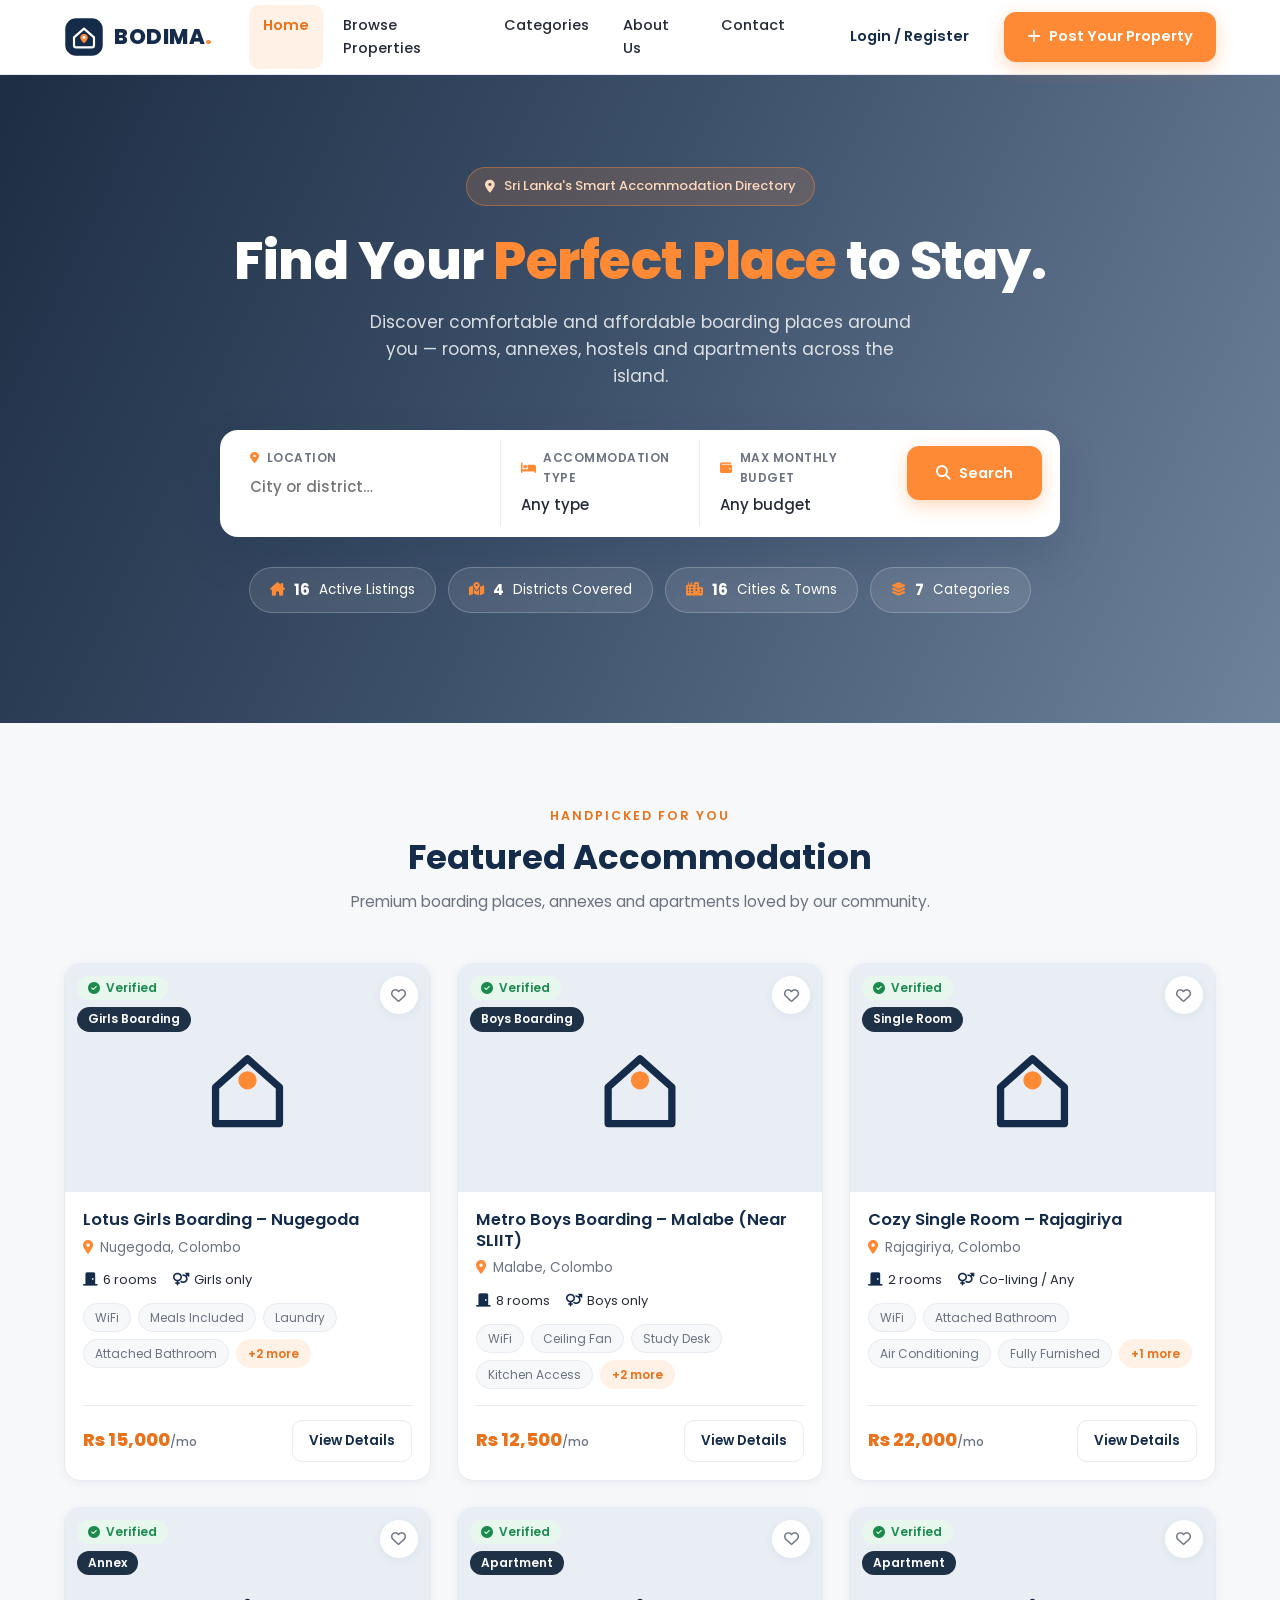
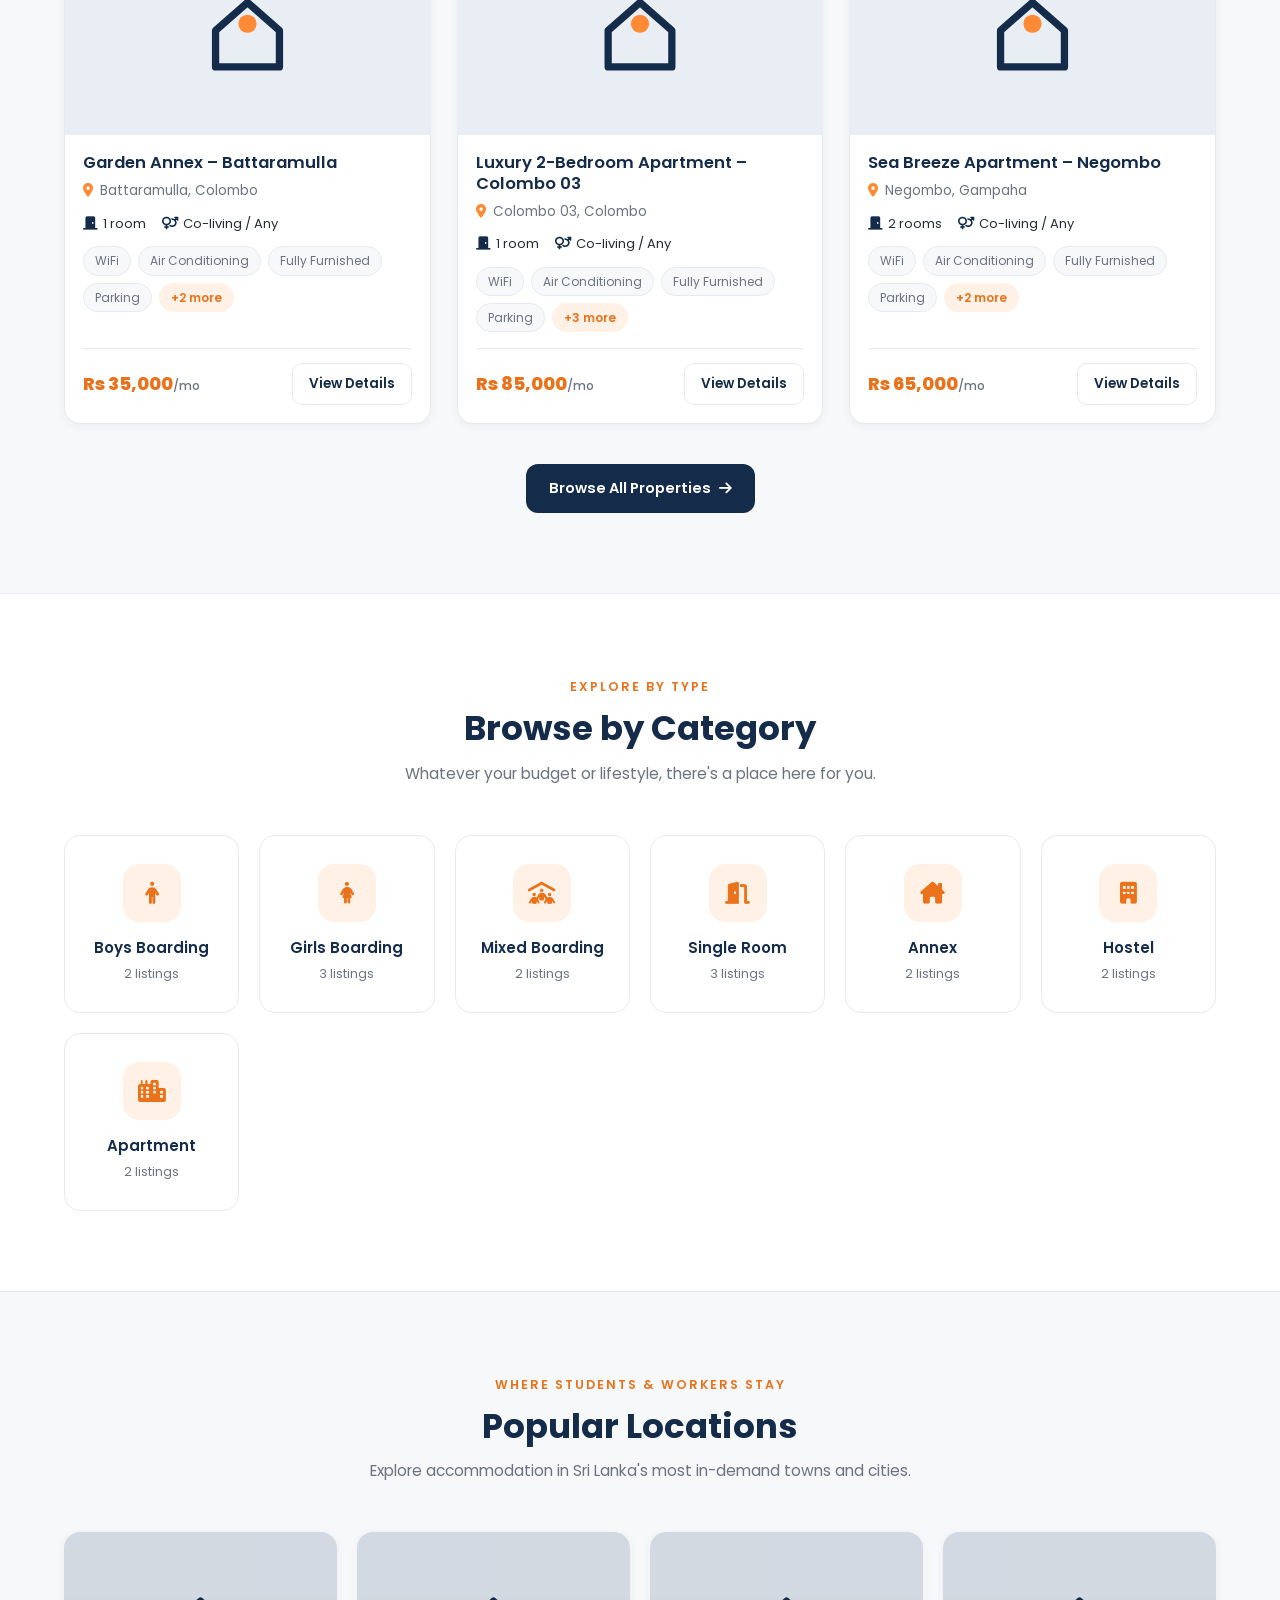
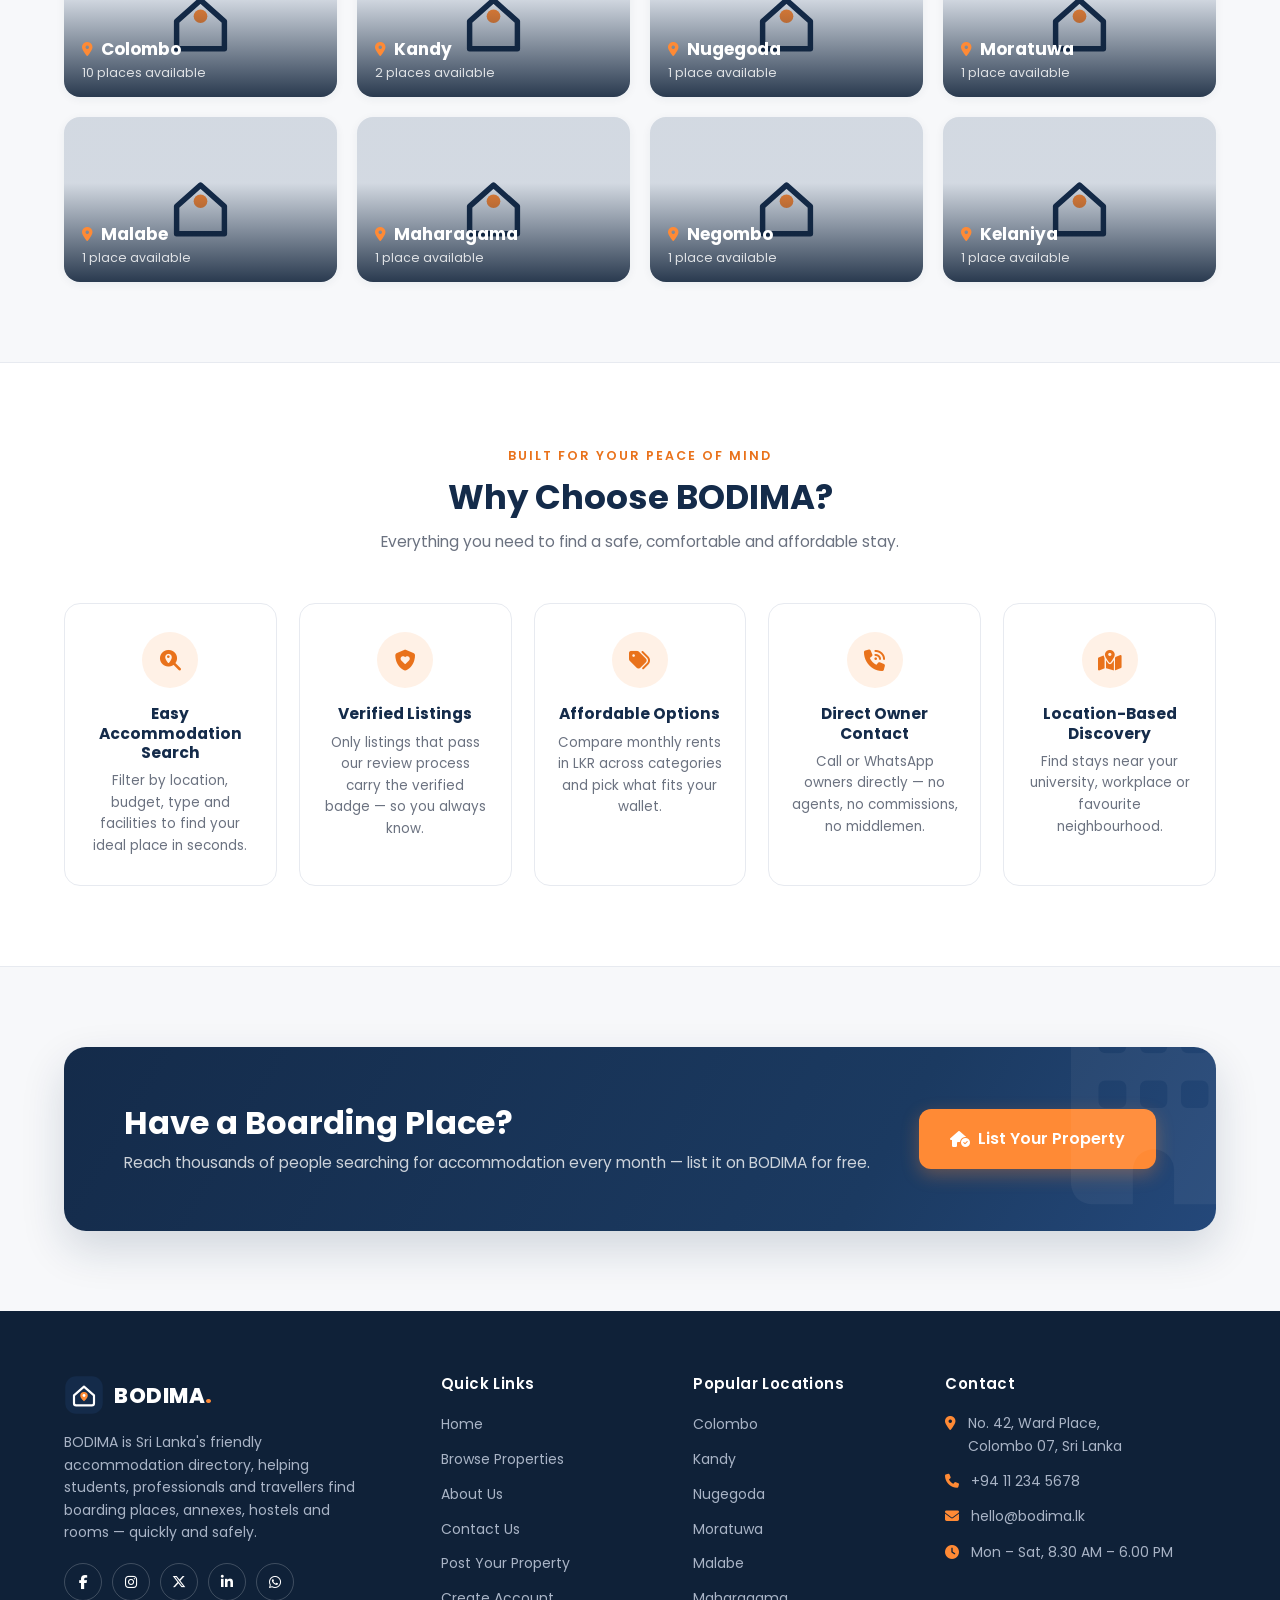
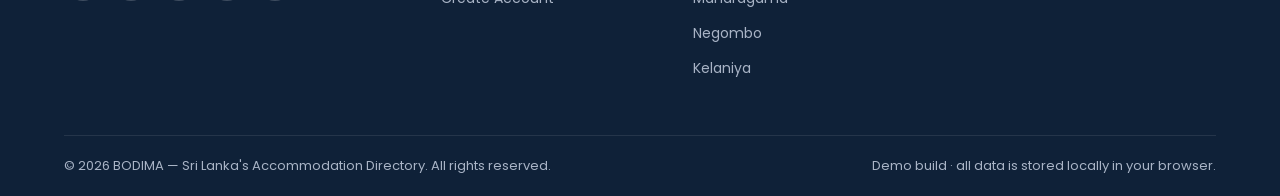
<file: index.html>
<!DOCTYPE html>
<html lang="en">
<head>
  <meta charset="UTF-8">
  <meta name="viewport" content="width=device-width, initial-scale=1.0">
  <title>BODIMA – Find Your Perfect Place to Stay | Sri Lanka Accommodation Directory</title>
  <meta name="description" content="Discover comfortable and affordable boarding places, rooms, annexes, hostels and apartments across Sri Lanka.">
  <link rel="icon" href="data:image/svg+xml,%3Csvg xmlns='http://www.w3.org/2000/svg' viewBox='0 0 100 100'%3E%3Ctext y='.9em' font-size='85'%3E%F0%9F%8F%A0%3C/text%3E%3C/svg%3E">
  <link rel="preconnect" href="https://fonts.googleapis.com">
  <link rel="preconnect" href="https://fonts.gstatic.com" crossorigin>
  <link href="https://fonts.googleapis.com/css2?family=Poppins:wght@300;400;500;600;700;800&display=swap" rel="stylesheet">
  <link rel="stylesheet" href="https://cdnjs.cloudflare.com/ajax/libs/font-awesome/6.5.2/css/all.min.css">
  <link rel="stylesheet" href="css/style.css">
</head>
<body data-page="home">

  <header id="siteHeader" class="site-header"></header>

  <main>
    <!-- ============ HERO ============ -->
    <section class="hero">
      <div class="container">
        <div class="hero-inner">
          <span class="hero-eyebrow"><i class="fa-solid fa-location-dot"></i> Sri Lanka's Smart Accommodation Directory</span>
          <h1 class="hero-title">Find Your <span class="accent">Perfect Place</span> to Stay.</h1>
          <p class="hero-sub">Discover comfortable and affordable boarding places around you — rooms, annexes, hostels and apartments across the island.</p>

          <form class="hero-search" id="heroSearch" autocomplete="off">
            <div class="search-field suggest-wrap">
              <label for="heroLocation"><i class="fa-solid fa-location-dot"></i> Location</label>
              <input type="text" id="heroLocation" data-suggest placeholder="City or district…">
            </div>
            <div class="search-field">
              <label for="heroType"><i class="fa-solid fa-bed"></i> Accommodation Type</label>
              <select id="heroType"><option value="">Any type</option></select>
            </div>
            <div class="search-field">
              <label for="heroBudget"><i class="fa-solid fa-wallet"></i> Max Monthly Budget</label>
              <select id="heroBudget">
                <option value="">Any budget</option>
                <option value="10000">Under Rs 10,000</option>
                <option value="15000">Under Rs 15,000</option>
                <option value="20000">Under Rs 20,000</option>
                <option value="30000">Under Rs 30,000</option>
                <option value="50000">Under Rs 50,000</option>
                <option value="100000">Under Rs 100,000</option>
              </select>
            </div>
            <button class="btn btn-primary search-btn" type="submit"><i class="fa-solid fa-magnifying-glass"></i> Search</button>
          </form>

          <div class="hero-stats" id="heroStats"></div>
        </div>
      </div>
    </section>

    <!-- ============ FEATURED ============ -->
    <section class="section" id="featured">
      <div class="container">
        <div class="section-head">
          <span class="eyebrow">Handpicked for you</span>
          <h2>Featured Accommodation</h2>
          <p>Premium boarding places, annexes and apartments loved by our community.</p>
        </div>
        <div class="prop-grid" id="featuredGrid"></div>
        <div class="center-cta">
          <a href="properties.html" class="btn btn-navy">Browse All Properties <i class="fa-solid fa-arrow-right"></i></a>
        </div>
      </div>
    </section>

    <!-- ============ CATEGORIES ============ -->
    <section class="section section-alt" id="categories">
      <div class="container">
        <div class="section-head">
          <span class="eyebrow">Explore by type</span>
          <h2>Browse by Category</h2>
          <p>Whatever your budget or lifestyle, there's a place here for you.</p>
        </div>
        <div class="category-grid" id="categoryGrid"></div>
      </div>
    </section>

    <!-- ============ POPULAR LOCATIONS ============ -->
    <section class="section" id="locations">
      <div class="container">
        <div class="section-head">
          <span class="eyebrow">Where students & workers stay</span>
          <h2>Popular Locations</h2>
          <p>Explore accommodation in Sri Lanka's most in-demand towns and cities.</p>
        </div>
        <div class="loc-grid" id="locationGrid"></div>
      </div>
    </section>

    <!-- ============ WHY BODIMA ============ -->
    <section class="section section-alt" id="why">
      <div class="container">
        <div class="section-head">
          <span class="eyebrow">Built for your peace of mind</span>
          <h2>Why Choose BODIMA?</h2>
          <p>Everything you need to find a safe, comfortable and affordable stay.</p>
        </div>
        <div class="feature-grid">
          <div class="feature-card reveal">
            <div class="feature-icon"><i class="fa-solid fa-magnifying-glass-location"></i></div>
            <h3>Easy Accommodation Search</h3>
            <p>Filter by location, budget, type and facilities to find your ideal place in seconds.</p>
          </div>
          <div class="feature-card reveal">
            <div class="feature-icon"><i class="fa-solid fa-shield-heart"></i></div>
            <h3>Verified Listings</h3>
            <p>Only listings that pass our review process carry the verified badge — so you always know.</p>
          </div>
          <div class="feature-card reveal">
            <div class="feature-icon"><i class="fa-solid fa-tags"></i></div>
            <h3>Affordable Options</h3>
            <p>Compare monthly rents in LKR across categories and pick what fits your wallet.</p>
          </div>
          <div class="feature-card reveal">
            <div class="feature-icon"><i class="fa-solid fa-phone-volume"></i></div>
            <h3>Direct Owner Contact</h3>
            <p>Call or WhatsApp owners directly — no agents, no commissions, no middlemen.</p>
          </div>
          <div class="feature-card reveal">
            <div class="feature-icon"><i class="fa-solid fa-map-location-dot"></i></div>
            <h3>Location-Based Discovery</h3>
            <p>Find stays near your university, workplace or favourite neighbourhood.</p>
          </div>
        </div>
      </div>
    </section>

    <!-- ============ CTA ============ -->
    <section class="section">
      <div class="container">
        <div class="cta-banner">
          <div class="cta-content">
            <h2>Have a Boarding Place?</h2>
            <p>Reach thousands of people searching for accommodation every month — list it on BODIMA for free.</p>
          </div>
          <a href="post-property.html" class="btn btn-primary btn-lg"><i class="fa-solid fa-house-circle-check"></i> List Your Property</a>
        </div>
      </div>
    </section>
  </main>

  <footer id="siteFooter" class="site-footer"></footer>

  <script src="js/data.js"></script>
  <script src="js/main.js"></script>
  <script src="js/home.js"></script>
</body>
</html>
</file>
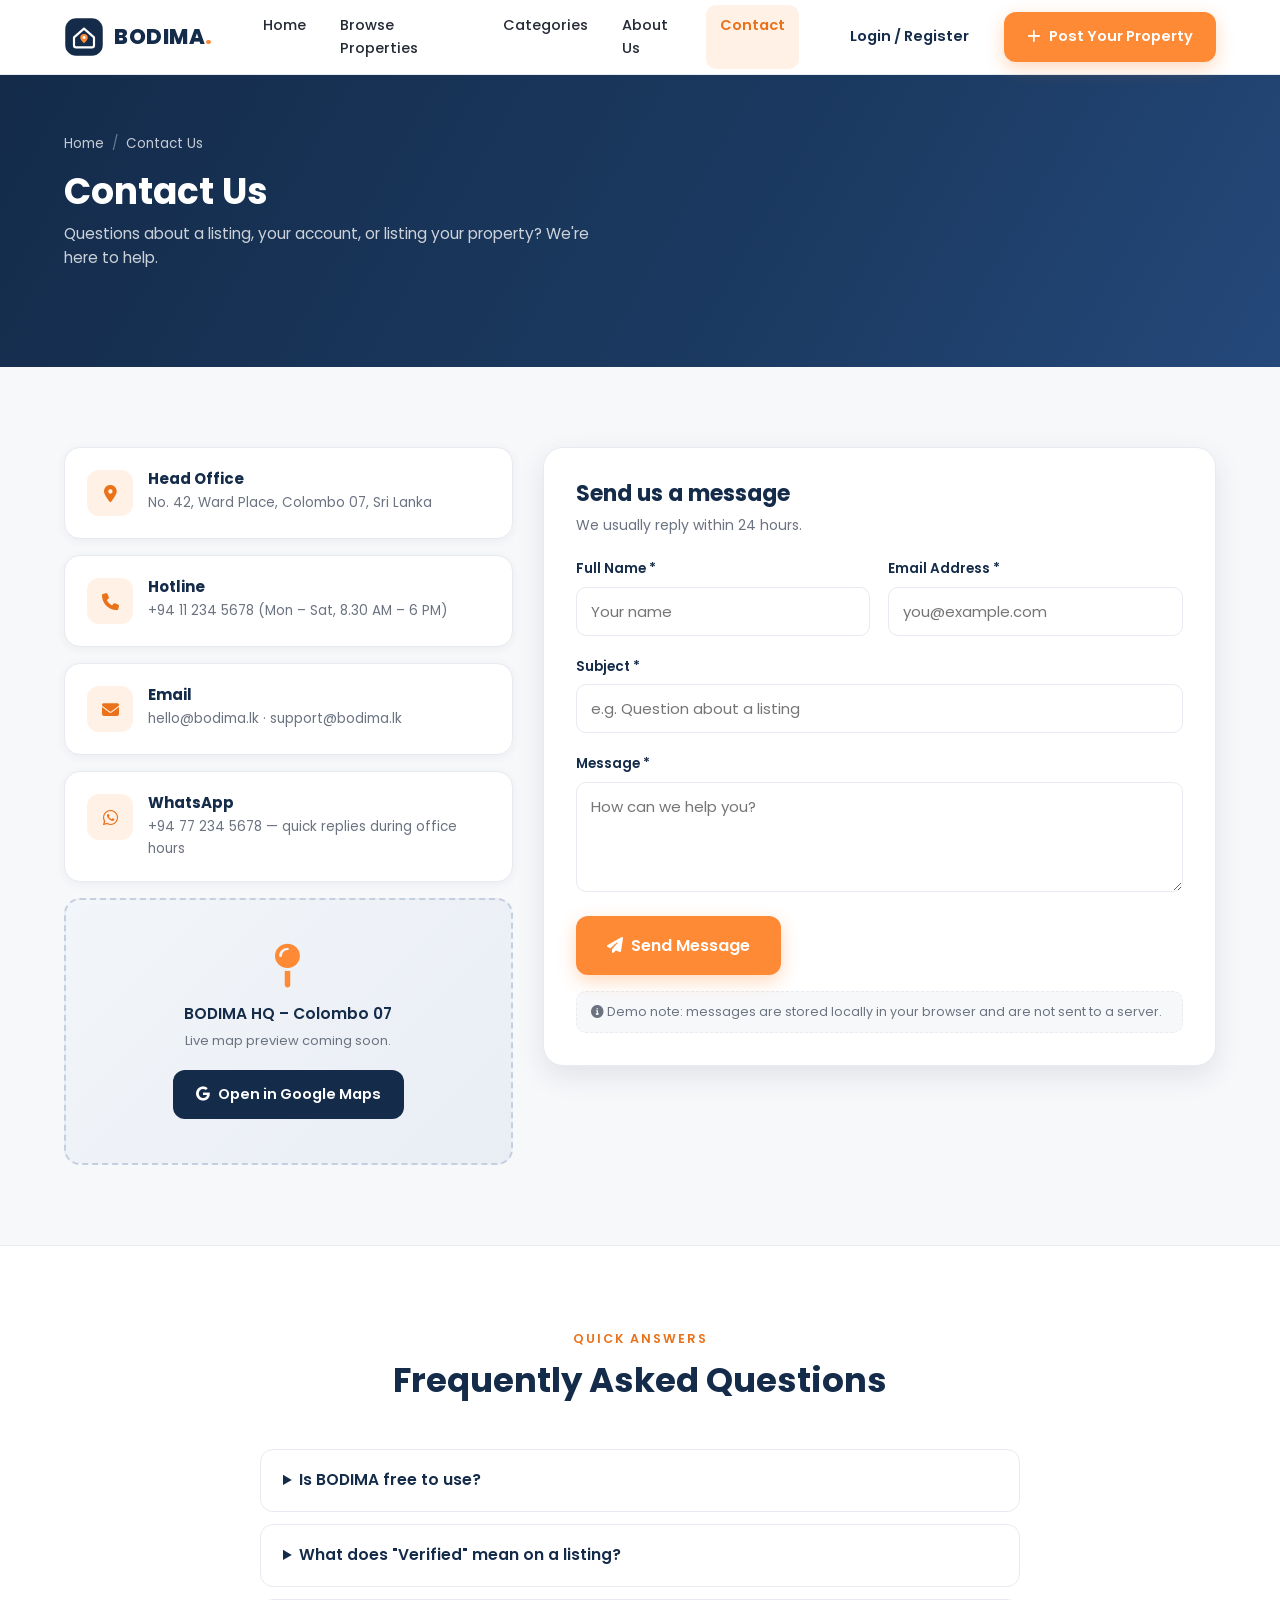
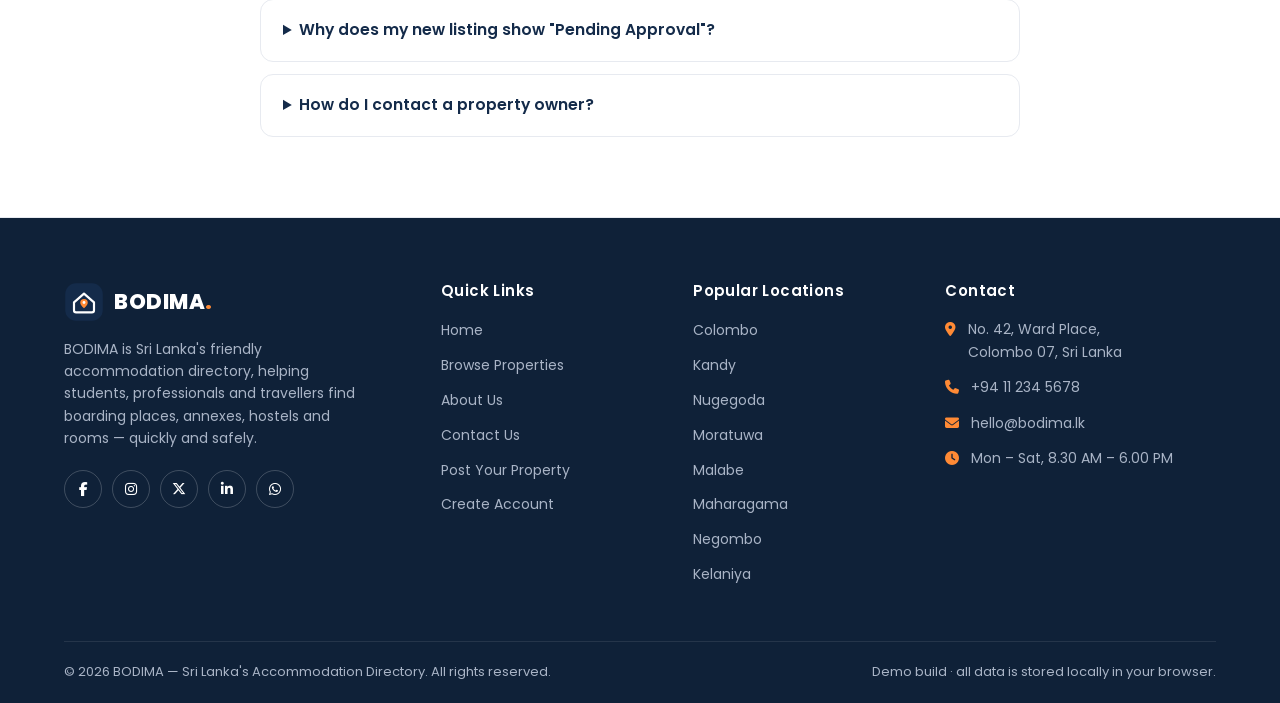
<file: contact.html>
<!DOCTYPE html>
<html lang="en">
<head>
  <meta charset="UTF-8">
  <meta name="viewport" content="width=device-width, initial-scale=1.0">
  <title>Contact Us – BODIMA</title>
  <link rel="icon" href="data:image/svg+xml,%3Csvg xmlns='http://www.w3.org/2000/svg' viewBox='0 0 100 100'%3E%3Ctext y='.9em' font-size='85'%3E%F0%9F%8F%A0%3C/text%3E%3C/svg%3E">
  <link rel="preconnect" href="https://fonts.googleapis.com">
  <link rel="preconnect" href="https://fonts.gstatic.com" crossorigin>
  <link href="https://fonts.googleapis.com/css2?family=Poppins:wght@300;400;500;600;700;800&display=swap" rel="stylesheet">
  <link rel="stylesheet" href="https://cdnjs.cloudflare.com/ajax/libs/font-awesome/6.5.2/css/all.min.css">
  <link rel="stylesheet" href="css/style.css">
</head>
<body data-page="contact">

  <header id="siteHeader" class="site-header"></header>

  <main>
    <section class="page-hero">
      <div class="container">
        <ul class="breadcrumb"><li><a href="index.html">Home</a></li><li>Contact Us</li></ul>
        <h1>Contact Us</h1>
        <p>Questions about a listing, your account, or listing your property? We're here to help.</p>
      </div>
    </section>

    <section class="section">
      <div class="container contact-layout">

        <!-- Info cards -->
        <div>
          <div class="contact-info-card">
            <i class="fa-solid fa-location-dot"></i>
            <div><h4>Head Office</h4><p>No. 42, Ward Place, Colombo 07, Sri Lanka</p></div>
          </div>
          <div class="contact-info-card">
            <i class="fa-solid fa-phone"></i>
            <div><h4>Hotline</h4><p>+94 11 234 5678 (Mon – Sat, 8.30 AM – 6 PM)</p></div>
          </div>
          <div class="contact-info-card">
            <i class="fa-solid fa-envelope"></i>
            <div><h4>Email</h4><p>hello@bodima.lk · support@bodima.lk</p></div>
          </div>
          <div class="contact-info-card">
            <i class="fa-brands fa-whatsapp"></i>
            <div><h4>WhatsApp</h4><p>+94 77 234 5678 — quick replies during office hours</p></div>
          </div>
          <div class="map-placeholder" style="margin-top:8px;">
            <i class="fa-solid fa-map-pin big"></i>
            <p class="addr">BODIMA HQ – Colombo 07</p>
            <p class="hint">Live map preview coming soon.</p>
            <a class="btn btn-navy" target="_blank" rel="noopener"
               href="https://www.google.com/maps/search/?api=1&query=Ward%20Place%2C%20Colombo%2007%2C%20Sri%20Lanka">
              <i class="fa-brands fa-google"></i> Open in Google Maps</a>
          </div>
        </div>

        <!-- Contact form -->
        <div>
          <div class="form-card" style="padding:32px;">
            <h2 style="font-size:22px;margin-bottom:6px;">Send us a message</h2>
            <p style="color:var(--muted);font-size:14px;margin-bottom:22px;">We usually reply within 24 hours.</p>
            <form id="contactForm" novalidate>
              <div class="form-grid">
                <div class="field">
                  <label for="cName">Full Name *</label>
                  <input type="text" id="cName" placeholder="Your name">
                  <p class="field-msg">Please enter your name.</p>
                </div>
                <div class="field">
                  <label for="cEmail">Email Address *</label>
                  <input type="email" id="cEmail" placeholder="you@example.com">
                  <p class="field-msg">Please enter a valid email.</p>
                </div>
                <div class="field span-2">
                  <label for="cSubject">Subject *</label>
                  <input type="text" id="cSubject" placeholder="e.g. Question about a listing">
                  <p class="field-msg">Please enter a subject.</p>
                </div>
                <div class="field span-2">
                  <label for="cMessage">Message *</label>
                  <textarea id="cMessage" placeholder="How can we help you?"></textarea>
                  <p class="field-msg">Message must be at least 10 characters.</p>
                </div>
              </div>
              <button type="submit" class="btn btn-primary btn-lg">
                <i class="fa-solid fa-paper-plane"></i> Send Message</button>
              <p class="form-note"><i class="fa-solid fa-circle-info"></i> Demo note: messages are stored locally in your browser and are not sent to a server.</p>
            </form>
          </div>
        </div>

      </div>
    </section>

    <section class="section section-alt">
      <div class="container">
        <div class="section-head">
          <span class="eyebrow">Quick answers</span>
          <h2>Frequently Asked Questions</h2>
        </div>
        <div class="faq-list">
          <details>
            <summary>Is BODIMA free to use?</summary>
            <p>Yes. Browsing, contacting owners and posting your property are all completely free. BODIMA never charges commissions.</p>
          </details>
          <details>
            <summary>What does "Verified" mean on a listing?</summary>
            <p>Only listings whose details (photos, price, address) have been checked by the BODIMA team carry the verified badge. Listings without the badge are still shown but marked unverified.</p>
          </details>
          <details>
            <summary>Why does my new listing show "Pending Approval"?</summary>
            <p>New submissions appear immediately in the directory but remain marked as pending until our team reviews them. This keeps the platform trustworthy for everyone.</p>
          </details>
          <details>
            <summary>How do I contact a property owner?</summary>
            <p>Open any listing and use the "WhatsApp Owner" or call button. All contact happens directly between you and the owner.</p>
          </details>
        </div>
      </div>
    </section>
  </main>

  <footer id="siteFooter" class="site-footer"></footer>

  <script src="js/data.js"></script>
  <script src="js/main.js"></script>
  <script src="js/contact.js"></script>
</body>
</html>
</file>
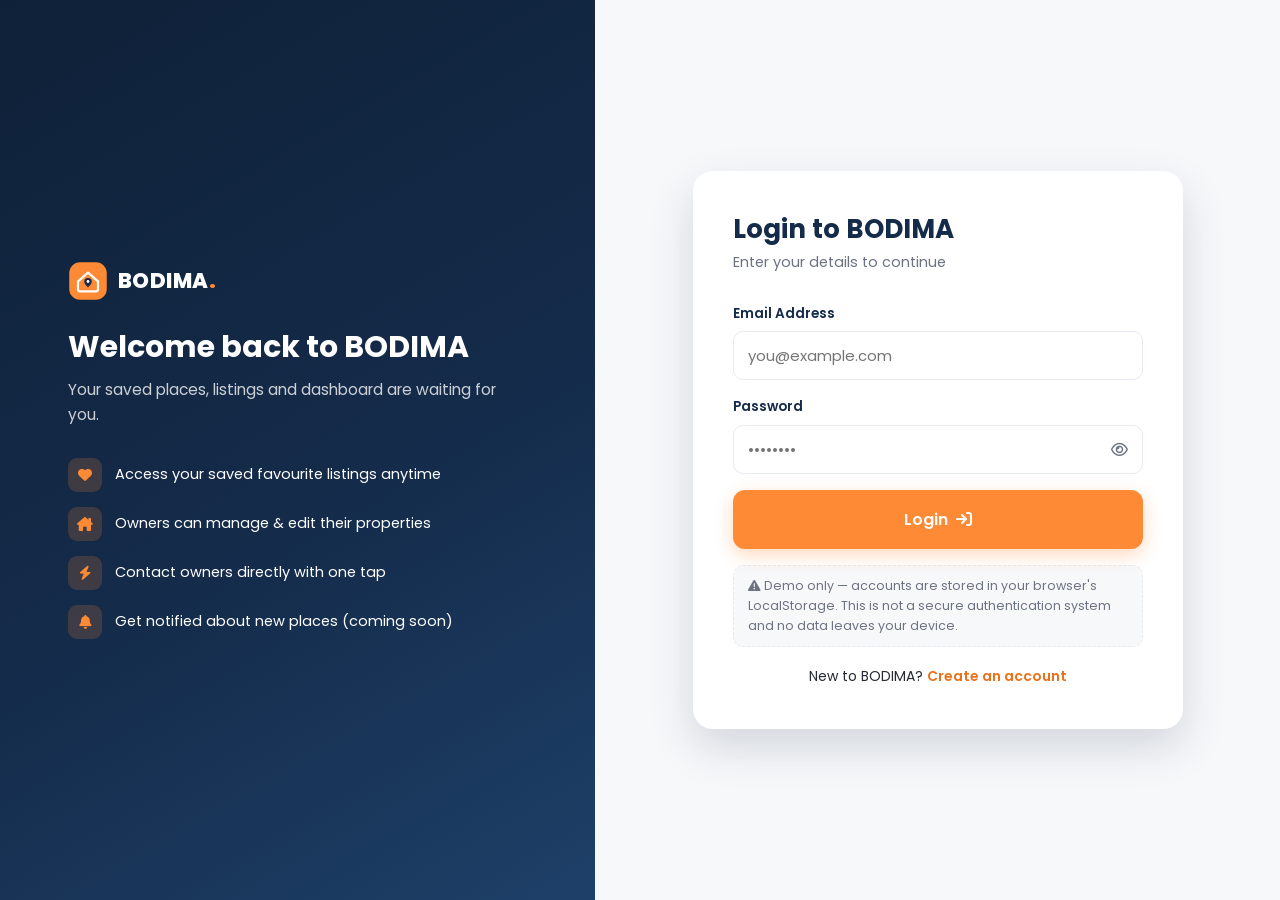
<file: dashboard.html>
<!DOCTYPE html>
<html lang="en">
<head>
  <meta charset="UTF-8">
  <meta name="viewport" content="width=device-width, initial-scale=1.0">
  <title>My Dashboard – BODIMA</title>
  <link rel="icon" href="data:image/svg+xml,%3Csvg xmlns='http://www.w3.org/2000/svg' viewBox='0 0 100 100'%3E%3Ctext y='.9em' font-size='85'%3E%F0%9F%8F%A0%3C/text%3E%3C/svg%3E">
  <link rel="preconnect" href="https://fonts.googleapis.com">
  <link rel="preconnect" href="https://fonts.gstatic.com" crossorigin>
  <link href="https://fonts.googleapis.com/css2?family=Poppins:wght@300;400;500;600;700;800&display=swap" rel="stylesheet">
  <link rel="stylesheet" href="https://cdnjs.cloudflare.com/ajax/libs/font-awesome/6.5.2/css/all.min.css">
  <link rel="stylesheet" href="css/style.css">
</head>
<body data-page="dashboard">

  <header id="siteHeader" class="site-header"></header>

  <main class="dash-page">
    <div class="container dash-layout">

      <aside class="dash-side">
        <div class="dash-profile" id="dashProfile"></div>
        <nav class="dash-menu" id="dashMenu" aria-label="Dashboard menu">
          <button class="menu-item active" data-tab="profile"><i class="fa-solid fa-user"></i> Profile</button>
          <button class="menu-item" data-tab="listings">
            <i class="fa-solid fa-house-chimney"></i> My Properties <span class="menu-count" id="listingsCount">0</span>
          </button>
          <button class="menu-item" data-tab="saved">
            <i class="fa-solid fa-heart"></i> Saved Places <span class="menu-count" id="savedCount">0</span>
          </button>
          <button class="menu-item" data-action="logout"><i class="fa-solid fa-right-from-bracket"></i> Logout</button>
        </nav>
      </aside>

      <div class="dash-main">
        <section class="dash-section active" id="tab-profile"></section>
        <section class="dash-section" id="tab-listings"></section>
        <section class="dash-section" id="tab-saved"></section>
      </div>

    </div>
  </main>

  <footer id="siteFooter" class="site-footer"></footer>

  <script src="js/data.js"></script>
  <script src="js/main.js"></script>
  <script src="js/dashboard.js"></script>
</body>
</html>
</file>
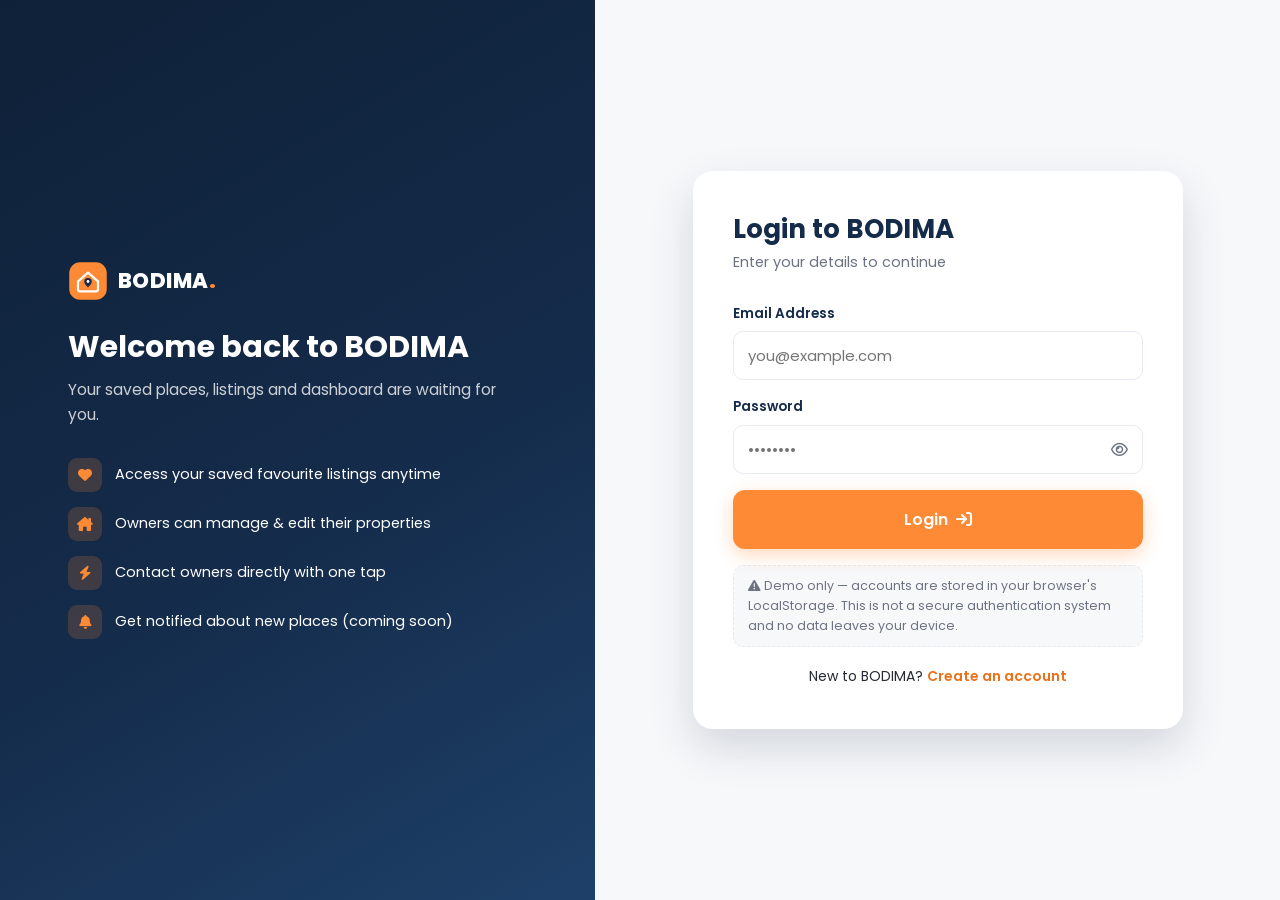
<file: login.html>
<!DOCTYPE html>
<html lang="en">
<head>
  <meta charset="UTF-8">
  <meta name="viewport" content="width=device-width, initial-scale=1.0">
  <title>Login – BODIMA</title>
  <link rel="icon" href="data:image/svg+xml,%3Csvg xmlns='http://www.w3.org/2000/svg' viewBox='0 0 100 100'%3E%3Ctext y='.9em' font-size='85'%3E%F0%9F%8F%A0%3C/text%3E%3C/svg%3E">
  <link rel="preconnect" href="https://fonts.googleapis.com">
  <link rel="preconnect" href="https://fonts.gstatic.com" crossorigin>
  <link href="https://fonts.googleapis.com/css2?family=Poppins:wght@300;400;500;600;700;800&display=swap" rel="stylesheet">
  <link rel="stylesheet" href="https://cdnjs.cloudflare.com/ajax/libs/font-awesome/6.5.2/css/all.min.css">
  <link rel="stylesheet" href="css/style.css">
</head>
<body data-page="login">

  <main class="auth-shell">
    <aside class="auth-panel">
      <div class="auth-panel-inner">
        <a class="logo" href="index.html">
          <svg class="logo-mark" viewBox="0 0 48 48" fill="none" aria-hidden="true">
            <rect x="1.5" y="1.5" width="45" height="45" rx="13" fill="#FF8A35"/>
            <path d="M12 24.5 24 14l12 10.5V34a2.5 2.5 0 0 1-2.5 2.5h-19A2.5 2.5 0 0 1 12 34Z" fill="none" stroke="#FFFFFF" stroke-width="2.6" stroke-linejoin="round"/>
            <path d="M24 31.6c-2.9-2.7-4.5-4.8-4.5-6.7a4.5 4.5 0 1 1 9 0c0 1.9-1.6 4-4.5 6.7Z" fill="#142B4A"/>
            <circle cx="24" cy="24.6" r="1.7" fill="#FFFFFF"/>
          </svg>
          <span class="logo-text">BODIMA<span class="logo-dot">.</span></span>
        </a>
        <h2>Welcome back to BODIMA</h2>
        <p class="lead">Your saved places, listings and dashboard are waiting for you.</p>
        <ul class="auth-points">
          <li><i class="fa-solid fa-heart"></i> Access your saved favourite listings anytime</li>
          <li><i class="fa-solid fa-house-chimney"></i> Owners can manage & edit their properties</li>
          <li><i class="fa-solid fa-bolt"></i> Contact owners directly with one tap</li>
          <li><i class="fa-solid fa-bell"></i> Get notified about new places (coming soon)</li>
        </ul>
      </div>
    </aside>

    <div class="auth-form-wrap">
      <div class="auth-card">
        <h1 class="auth-title">Login to BODIMA</h1>
        <p class="auth-sub">Enter your details to continue</p>

        <form id="loginForm" novalidate>
          <div class="field">
            <label for="loginEmail">Email Address</label>
            <input type="email" id="loginEmail" placeholder="you@example.com">
            <p class="field-msg">Please enter a valid email.</p>
          </div>
          <div class="field">
            <label for="loginPassword">Password</label>
            <div class="password-wrap">
              <input type="password" id="loginPassword" placeholder="••••••••">
              <button type="button" class="toggle-pw" data-target="loginPassword" aria-label="Show password">
                <i class="fa-regular fa-eye"></i></button>
            </div>
            <p class="field-msg">Please enter your password.</p>
          </div>
          <button type="submit" class="btn btn-primary btn-block btn-lg">
            Login <i class="fa-solid fa-arrow-right-to-bracket"></i></button>

          <p class="form-note"><i class="fa-solid fa-triangle-exclamation"></i> Demo only — accounts are stored in your browser's LocalStorage. This is not a secure authentication system and no data leaves your device.</p>
          <p class="auth-alt">New to BODIMA? <a href="register.html">Create an account</a></p>
        </form>
      </div>
    </div>
  </main>

  <script src="js/data.js"></script>
  <script src="js/main.js"></script>
  <script src="js/auth.js"></script>
</body>
</html>
</file>
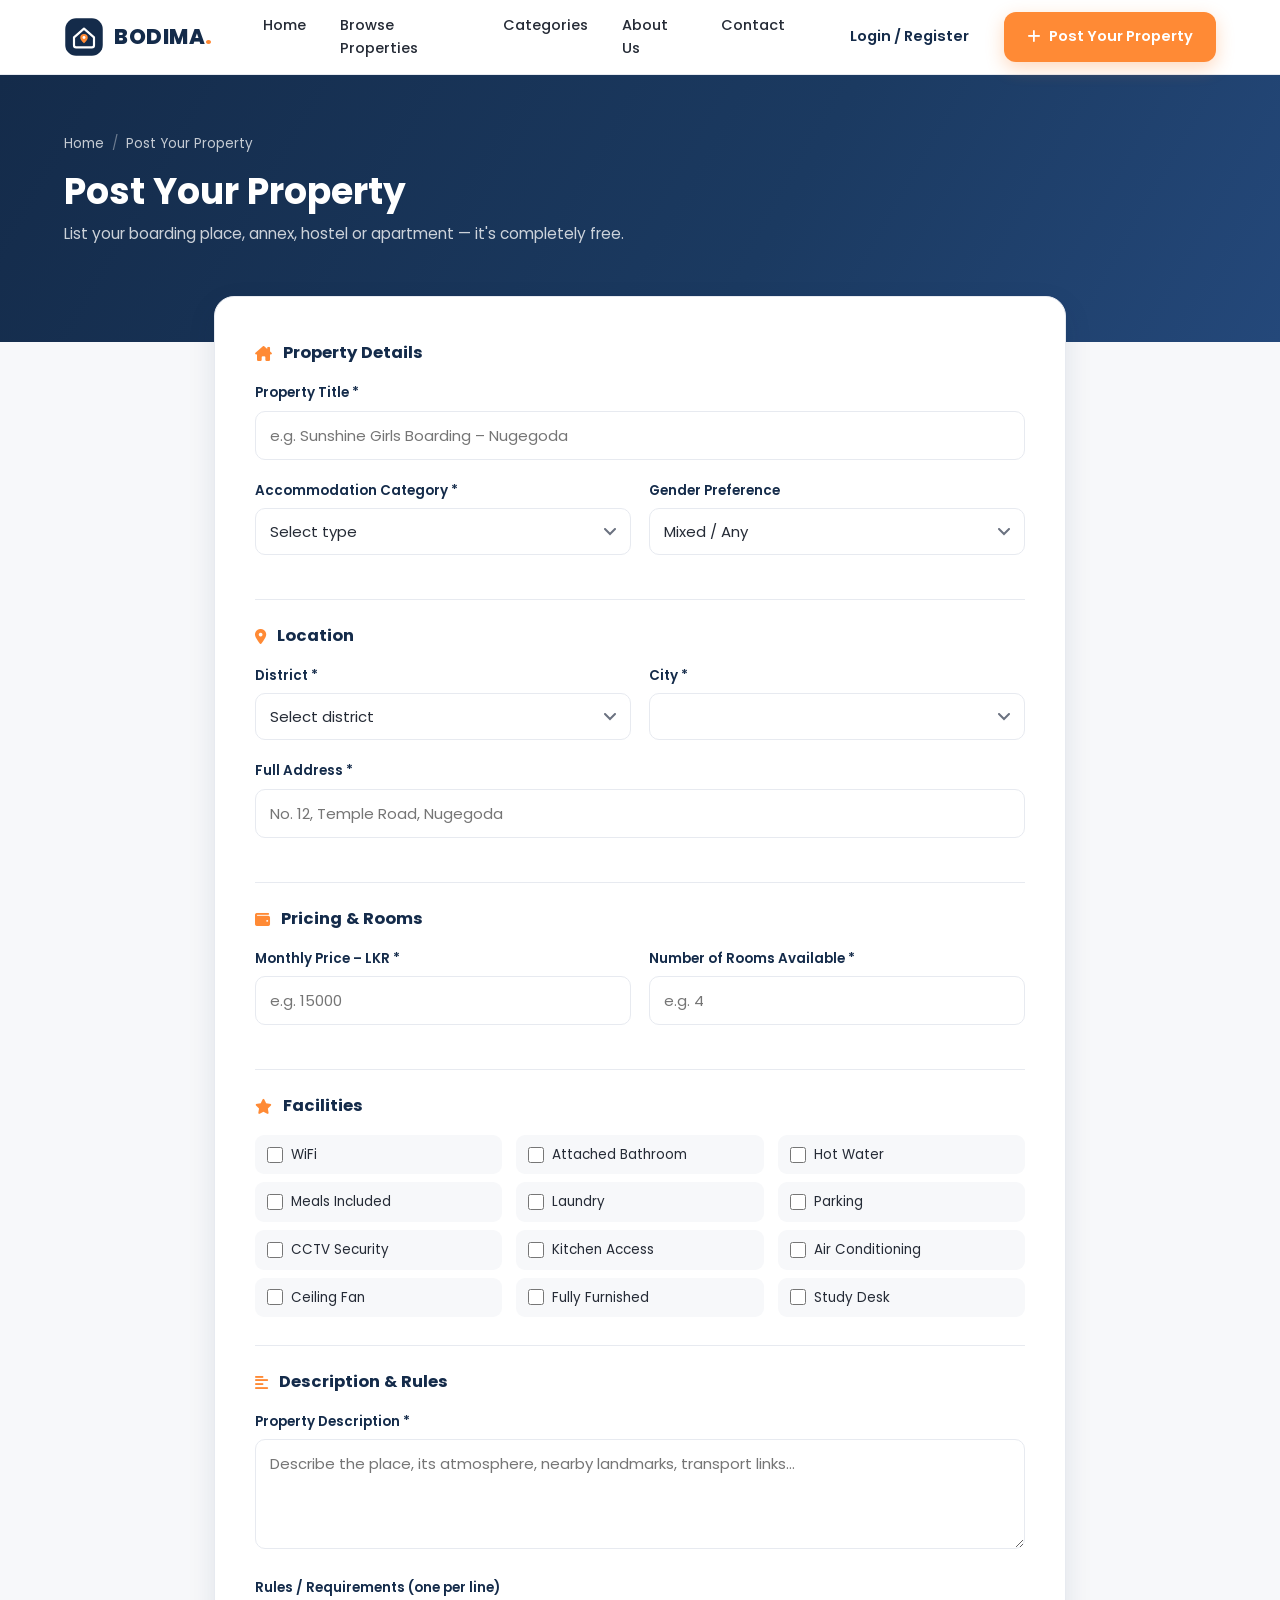
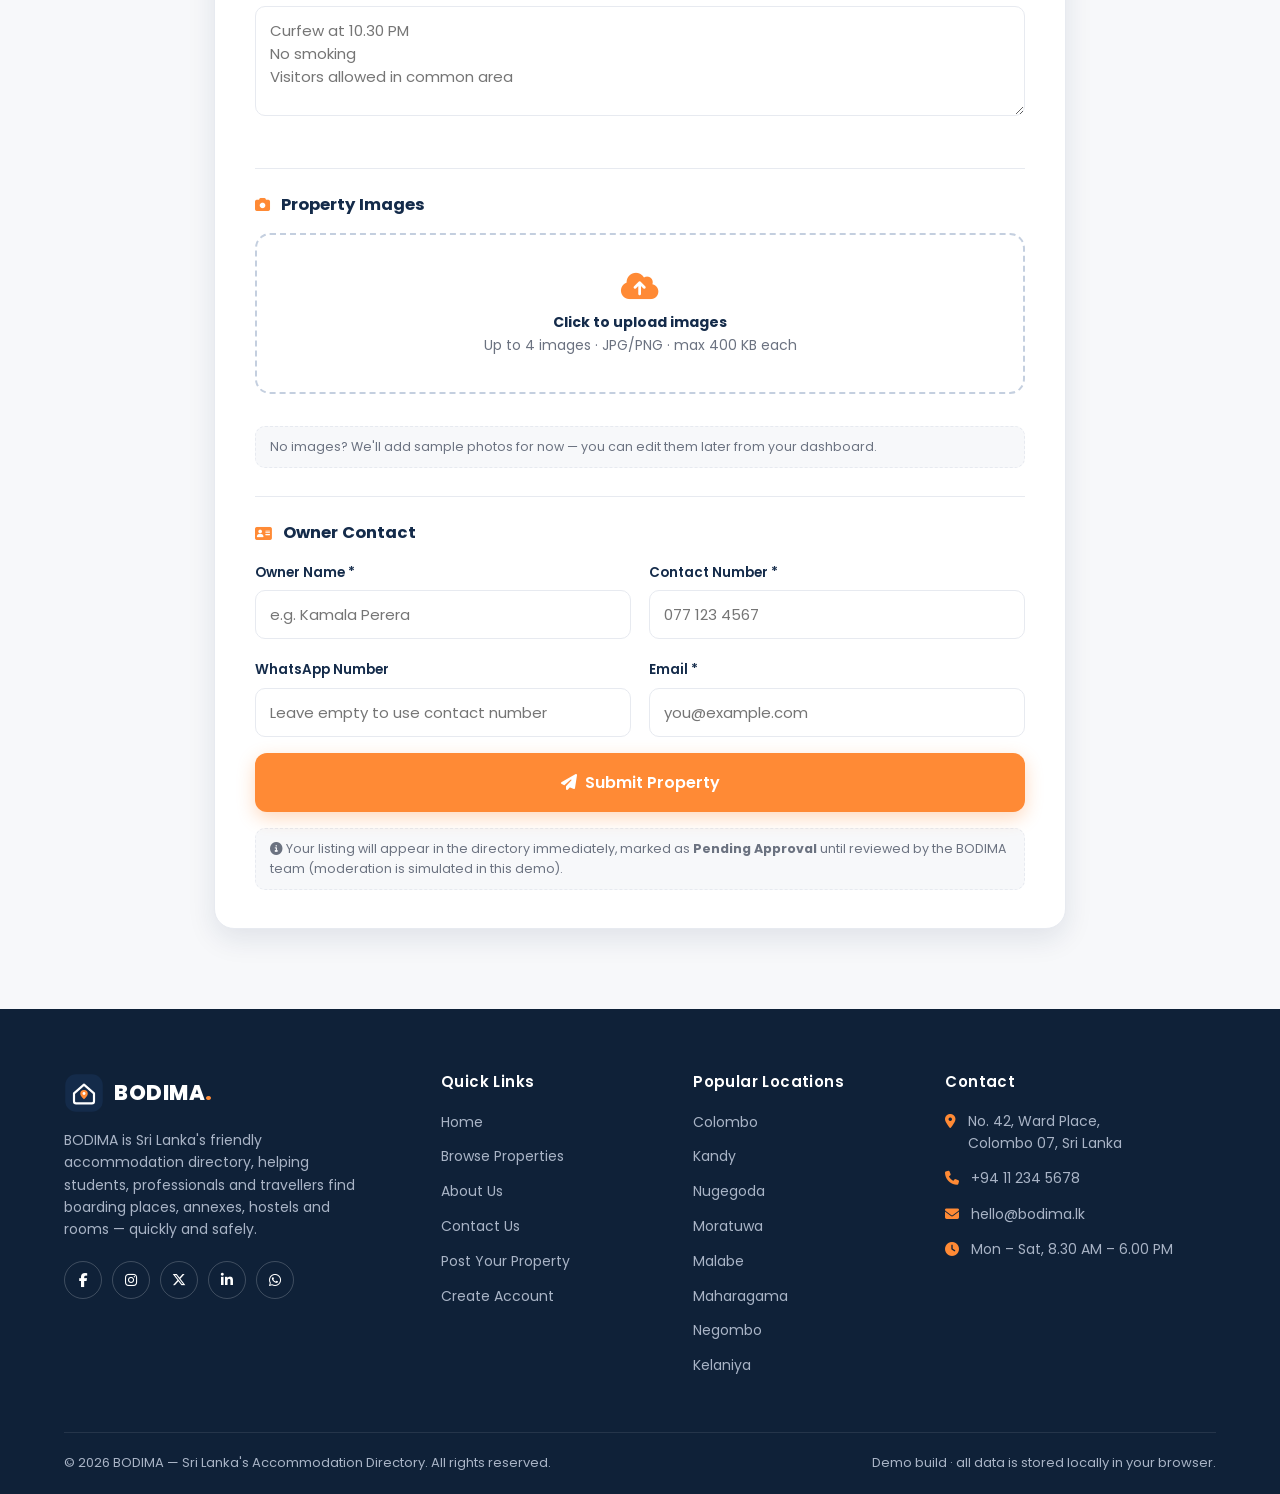
<file: post-property.html>
<!DOCTYPE html>
<html lang="en">
<head>
  <meta charset="UTF-8">
  <meta name="viewport" content="width=device-width, initial-scale=1.0">
  <title>Post Your Property – BODIMA</title>
  <link rel="icon" href="data:image/svg+xml,%3Csvg xmlns='http://www.w3.org/2000/svg' viewBox='0 0 100 100'%3E%3Ctext y='.9em' font-size='85'%3E%F0%9F%8F%A0%3C/text%3E%3C/svg%3E">
  <link rel="preconnect" href="https://fonts.googleapis.com">
  <link rel="preconnect" href="https://fonts.gstatic.com" crossorigin>
  <link href="https://fonts.googleapis.com/css2?family=Poppins:wght@300;400;500;600;700;800&display=swap" rel="stylesheet">
  <link rel="stylesheet" href="https://cdnjs.cloudflare.com/ajax/libs/font-awesome/6.5.2/css/all.min.css">
  <link rel="stylesheet" href="css/style.css">
</head>
<body data-page="post">

  <header id="siteHeader" class="site-header"></header>

  <main>
    <section class="page-hero">
      <div class="container">
        <ul class="breadcrumb">
          <li><a href="index.html">Home</a></li>
          <li>Post Your Property</li>
        </ul>
        <h1 id="pageHeroTitle">Post Your Property</h1>
        <p id="postPageSub">List your boarding place, annex, hostel or apartment — it's completely free.</p>
      </div>
    </section>

    <section class="section post-page" style="padding-top:0;">
      <div class="container post-layout" style="margin-top:-46px; position:relative;">

        <div class="form-card" id="formCard">
          <form id="postForm" novalidate>
            <!-- Property details -->
            <h3 class="form-section-title"><i class="fa-solid fa-house-chimney"></i> Property Details</h3>
            <div class="form-grid">
              <div class="field span-2">
                <label for="pTitle">Property Title *</label>
                <input type="text" id="pTitle" placeholder="e.g. Sunshine Girls Boarding – Nugegoda">
                <p class="field-msg">Title must be at least 6 characters.</p>
              </div>
              <div class="field">
                <label for="pType">Accommodation Category *</label>
                <select id="pType"></select>
                <p class="field-msg">Please select a category.</p>
              </div>
              <div class="field">
                <label for="pGender">Gender Preference</label>
                <select id="pGender">
                  <option value="Any">Mixed / Any</option>
                  <option value="Male">Boys only</option>
                  <option value="Female">Girls only</option>
                </select>
              </div>
            </div>

            <!-- Location -->
            <h3 class="form-section-title"><i class="fa-solid fa-location-dot"></i> Location</h3>
            <div class="form-grid">
              <div class="field">
                <label for="pDistrict">District *</label>
                <select id="pDistrict"></select>
                <p class="field-msg">Please select a district.</p>
              </div>
              <div class="field">
                <label for="pCity">City *</label>
                <select id="pCity"></select>
                <p class="field-msg">Please select a city.</p>
              </div>
              <div class="field span-2">
                <label for="pAddress">Full Address *</label>
                <input type="text" id="pAddress" placeholder="No. 12, Temple Road, Nugegoda">
                <p class="field-msg">Please enter the full street address.</p>
              </div>
            </div>

            <!-- Pricing -->
            <h3 class="form-section-title"><i class="fa-solid fa-wallet"></i> Pricing & Rooms</h3>
            <div class="form-grid">
              <div class="field">
                <label for="pPrice">Monthly Price – LKR *</label>
                <input type="number" id="pPrice" min="1000" placeholder="e.g. 15000">
                <p class="field-msg">Enter between Rs 1,000 – Rs 500,000.</p>
              </div>
              <div class="field">
                <label for="pRooms">Number of Rooms Available *</label>
                <input type="number" id="pRooms" min="1" placeholder="e.g. 4">
                <p class="field-msg">Enter between 1 – 50.</p>
              </div>
            </div>

            <!-- Facilities -->
            <h3 class="form-section-title"><i class="fa-solid fa-star"></i> Facilities</h3>
            <div class="checkbox-grid" id="facilGrid"></div>

            <!-- Description -->
            <h3 class="form-section-title"><i class="fa-solid fa-align-left"></i> Description & Rules</h3>
            <div class="form-grid">
              <div class="field span-2">
                <label for="pDesc">Property Description *</label>
                <textarea id="pDesc" placeholder="Describe the place, its atmosphere, nearby landmarks, transport links…"></textarea>
                <p class="field-msg">Please write at least 20 characters.</p>
              </div>
              <div class="field span-2">
                <label for="pRules">Rules / Requirements (one per line)</label>
                <textarea id="pRules" placeholder="Curfew at 10.30 PM&#10;No smoking&#10;Visitors allowed in common area"></textarea>
              </div>
            </div>

            <!-- Images -->
            <h3 class="form-section-title"><i class="fa-solid fa-camera"></i> Property Images</h3>
            <label class="upload-box" for="pImages">
              <i class="fa-solid fa-cloud-arrow-up"></i>
              <span><strong>Click to upload images</strong><br>Up to 4 images · JPG/PNG · max 400 KB each</span>
              <input type="file" id="pImages" class="visually-hidden" accept="image/*" multiple>
            </label>
            <div class="preview-grid" id="imagePreview"></div>
            <p class="form-note">No images? We'll add sample photos for now — you can edit them later from your dashboard.</p>

            <!-- Contact -->
            <h3 class="form-section-title"><i class="fa-solid fa-address-card"></i> Owner Contact</h3>
            <div class="form-grid">
              <div class="field">
                <label for="pOwner">Owner Name *</label>
                <input type="text" id="pOwner" placeholder="e.g. Kamala Perera">
                <p class="field-msg">Please enter the owner name.</p>
              </div>
              <div class="field">
                <label for="pPhone">Contact Number *</label>
                <input type="tel" id="pPhone" placeholder="077 123 4567">
                <p class="field-msg">Enter a valid Sri Lankan mobile number.</p>
              </div>
              <div class="field">
                <label for="pWhatsapp">WhatsApp Number</label>
                <input type="tel" id="pWhatsapp" placeholder="Leave empty to use contact number">
                <p class="field-msg">Enter a valid WhatsApp number.</p>
              </div>
              <div class="field">
                <label for="pEmail">Email *</label>
                <input type="email" id="pEmail" placeholder="you@example.com">
                <p class="field-msg">Please enter a valid email.</p>
              </div>
            </div>

            <button type="submit" class="btn btn-primary btn-lg btn-block" id="postBtn">
              <i class="fa-solid fa-paper-plane"></i> Submit Property</button>
            <p class="form-note"><i class="fa-solid fa-circle-info"></i> Your listing will appear in the directory immediately, marked as <strong>Pending Approval</strong> until reviewed by the BODIMA team (moderation is simulated in this demo).</p>
          </form>
        </div>

        <!-- Success panel -->
        <div class="form-card success-panel" id="successPanel">
          <div class="success-icon"><i class="fa-solid fa-check"></i></div>
          <h2>Property Submitted Successfully!</h2>
          <p>Your listing has been saved and is now visible in the directory with a <strong>"Pending Approval"</strong> badge. Thank you for choosing BODIMA!</p>
          <div class="success-actions" id="successActions"></div>
        </div>

      </div>
    </section>
  </main>

  <footer id="siteFooter" class="site-footer"></footer>

  <script src="js/data.js"></script>
  <script src="js/main.js"></script>
  <script src="js/post.js"></script>
</body>
</html>
</file>
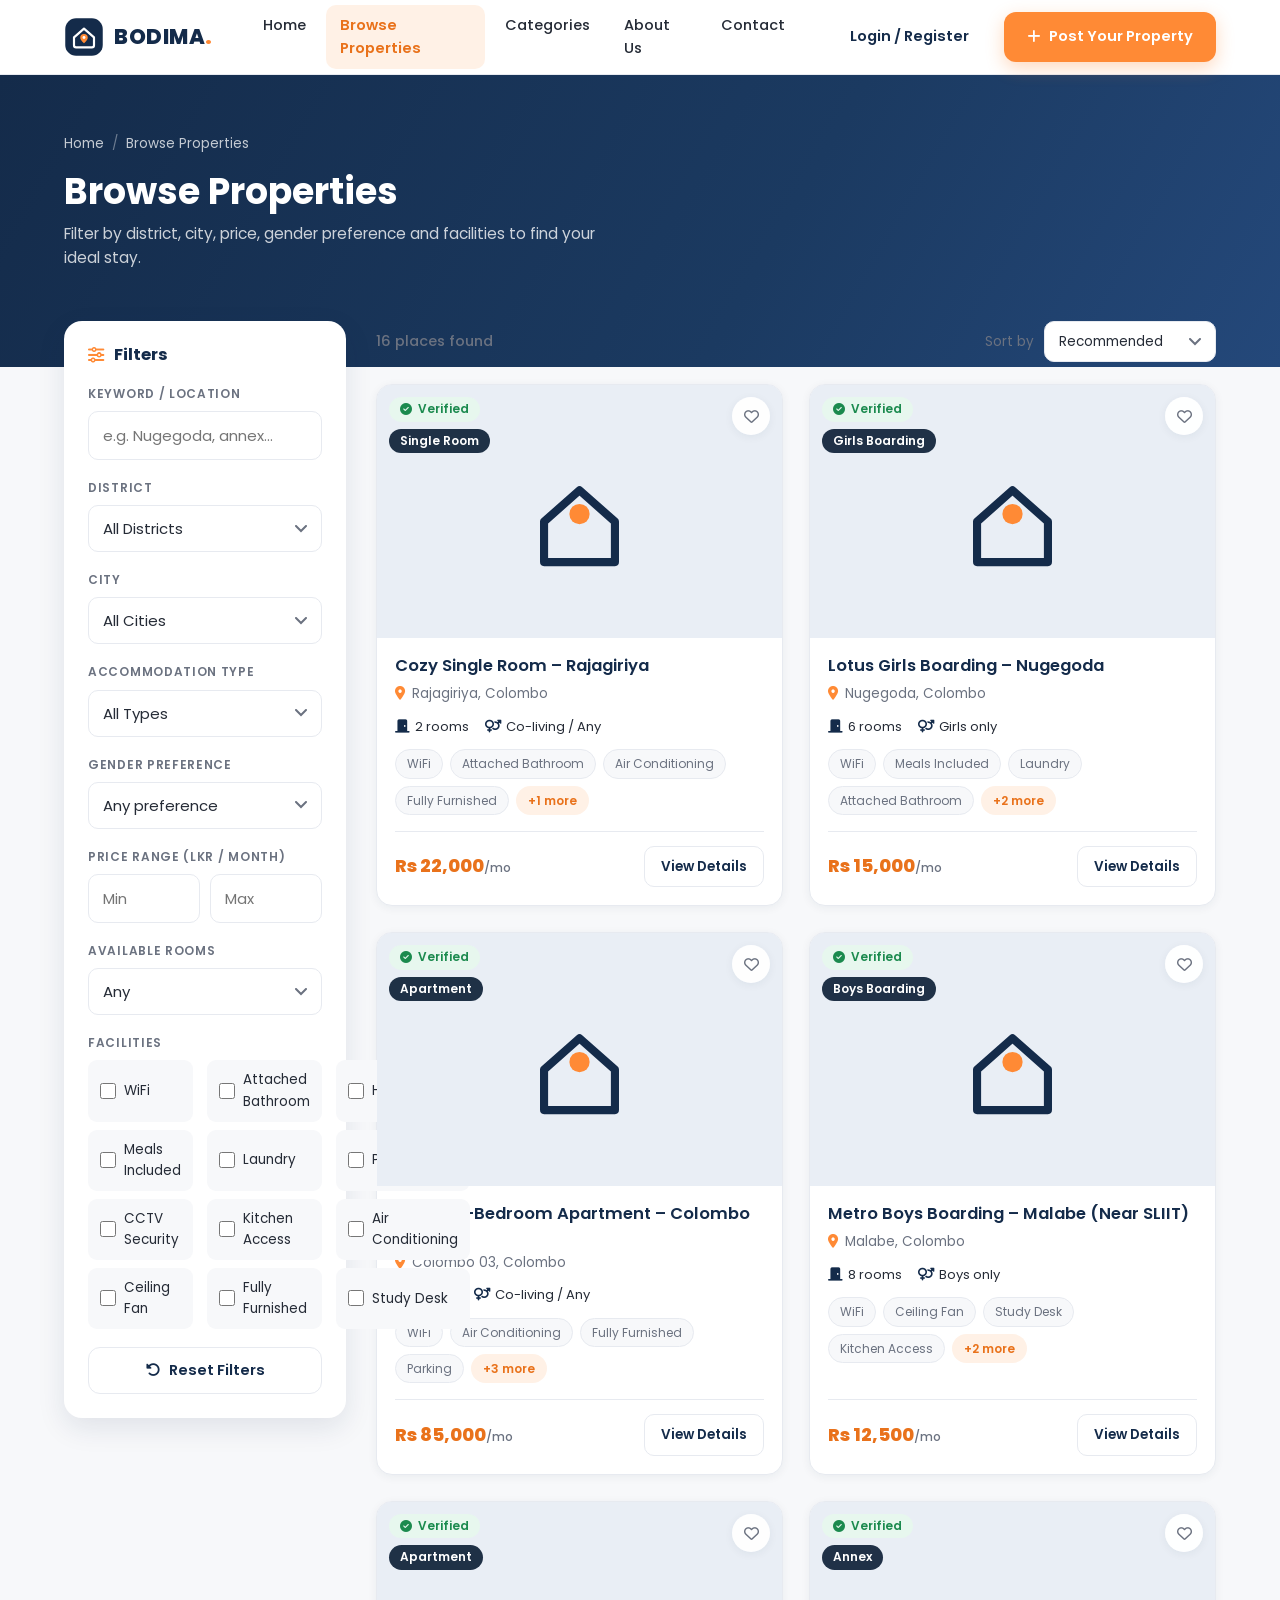
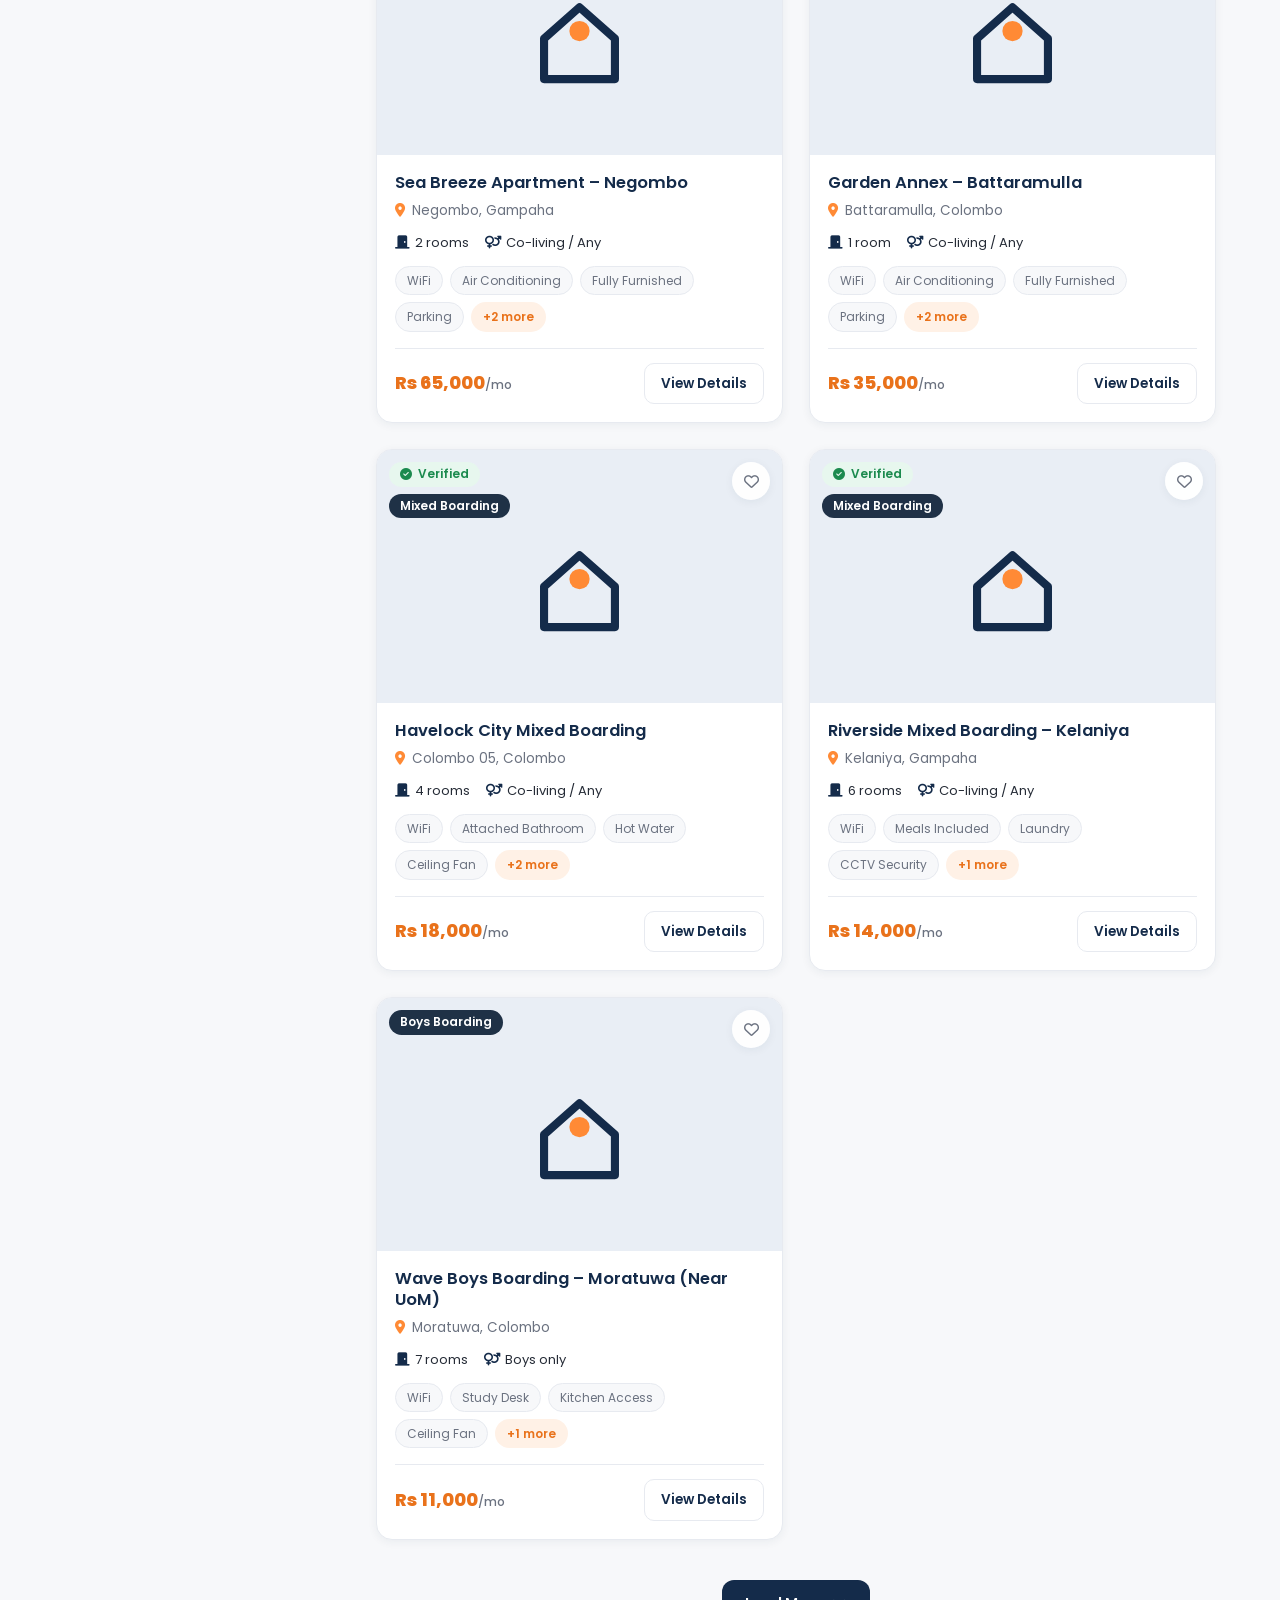
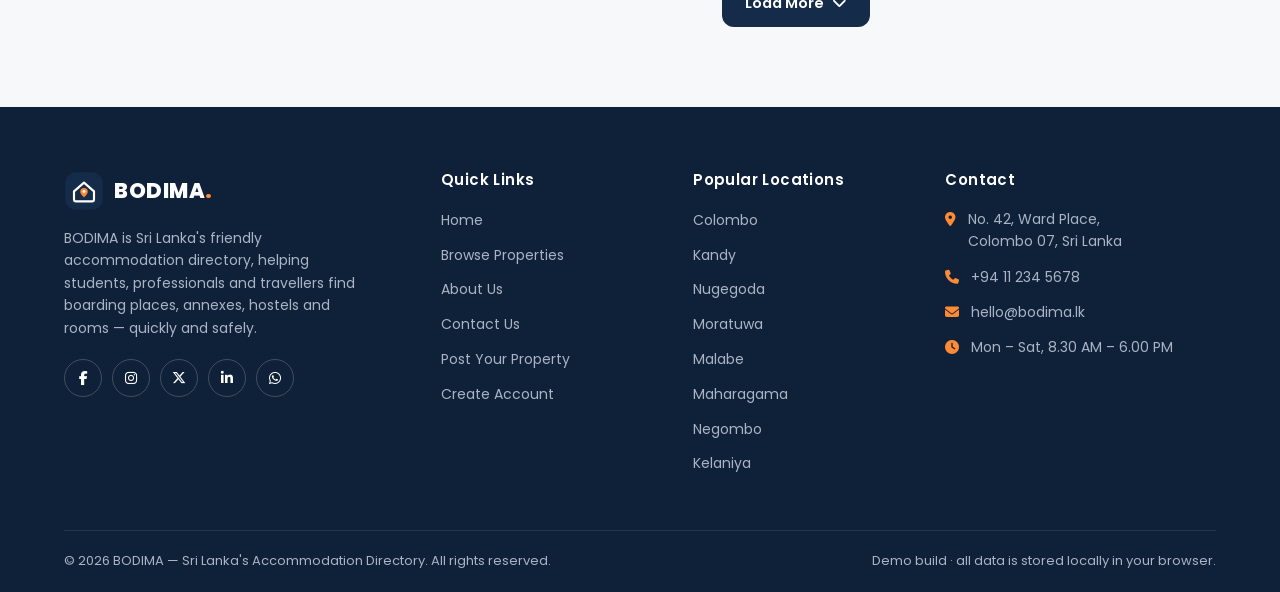
<file: properties.html>
<!DOCTYPE html>
<html lang="en">
<head>
  <meta charset="UTF-8">
  <meta name="viewport" content="width=device-width, initial-scale=1.0">
  <title>Browse Properties – BODIMA</title>
  <meta name="description" content="Search and filter boarding places, rooms, annexes, hostels and apartments across Sri Lanka.">
  <link rel="icon" href="data:image/svg+xml,%3Csvg xmlns='http://www.w3.org/2000/svg' viewBox='0 0 100 100'%3E%3Ctext y='.9em' font-size='85'%3E%F0%9F%8F%A0%3C/text%3E%3C/svg%3E">
  <link rel="preconnect" href="https://fonts.googleapis.com">
  <link rel="preconnect" href="https://fonts.gstatic.com" crossorigin>
  <link href="https://fonts.googleapis.com/css2?family=Poppins:wght@300;400;500;600;700;800&display=swap" rel="stylesheet">
  <link rel="stylesheet" href="https://cdnjs.cloudflare.com/ajax/libs/font-awesome/6.5.2/css/all.min.css">
  <link rel="stylesheet" href="css/style.css">
</head>
<body data-page="properties">

  <header id="siteHeader" class="site-header"></header>

  <main>
    <section class="page-hero">
      <div class="container">
        <ul class="breadcrumb">
          <li><a href="index.html">Home</a></li>
          <li>Browse Properties</li>
        </ul>
        <h1>Browse Properties</h1>
        <p>Filter by district, city, price, gender preference and facilities to find your ideal stay.</p>
      </div>
    </section>

    <section class="section props-section">
      <div class="container props-layout">

        <!-- Filters -->
        <aside class="filters-panel" id="filtersPanel">
          <div class="filters-head">
            <h3><i class="fa-solid fa-sliders"></i> Filters</h3>
            <button type="button" class="icon-btn filters-close" id="closeFilters" aria-label="Close filters">
              <i class="fa-solid fa-xmark"></i></button>
          </div>

          <div class="filter-group suggest-wrap">
            <label class="filter-label" for="searchInput">Keyword / Location</label>
            <input type="text" id="searchInput" data-suggest placeholder="e.g. Nugegoda, annex…">
          </div>
          <div class="filter-group">
            <label class="filter-label" for="fDistrict">District</label>
            <select id="fDistrict"></select>
          </div>
          <div class="filter-group">
            <label class="filter-label" for="fCity">City</label>
            <select id="fCity"></select>
          </div>
          <div class="filter-group">
            <label class="filter-label" for="fType">Accommodation Type</label>
            <select id="fType"></select>
          </div>
          <div class="filter-group">
            <label class="filter-label" for="fGender">Gender Preference</label>
            <select id="fGender">
              <option value="">Any preference</option>
              <option value="Male">Boys only</option>
              <option value="Female">Girls only</option>
              <option value="Any">Mixed / Co-living</option>
            </select>
          </div>
          <div class="filter-group">
            <label class="filter-label">Price Range (LKR / month)</label>
            <div class="price-inputs">
              <input type="number" id="fMin" min="0" placeholder="Min">
              <input type="number" id="fMax" min="0" placeholder="Max">
            </div>
          </div>
          <div class="filter-group">
            <label class="filter-label" for="fRooms">Available Rooms</label>
            <select id="fRooms"></select>
          </div>
          <div class="filter-group">
            <label class="filter-label">Facilities</label>
            <div class="checkbox-grid" id="facilFilters"></div>
          </div>
          <button type="button" class="btn btn-outline btn-block" id="clearFilters">
            <i class="fa-solid fa-rotate-left"></i> Reset Filters</button>
        </aside>

        <!-- Results -->
        <div class="props-main">
          <div class="props-topbar">
            <button type="button" class="btn btn-outline btn-sm filter-toggle" id="filterToggle">
              <i class="fa-solid fa-sliders"></i> Filters</button>
            <p class="results-info" id="resultCount">Loading listings…</p>
            <div class="sort-box">
              <label for="sortSelect">Sort by</label>
              <select id="sortSelect">
                <option value="recommended">Recommended</option>
                <option value="price-asc">Price: Low to High</option>
                <option value="price-desc">Price: High to Low</option>
                <option value="newest">Recently Added</option>
              </select>
            </div>
          </div>

          <div class="prop-grid" id="propGrid"></div>

          <div class="empty-state" id="emptyState">
            <div class="empty-icon"><i class="fa-solid fa-house-circle-exclamation"></i></div>
            <h3>No accommodations found</h3>
            <p>We couldn't find any places matching your filters. Try adjusting your search or clearing the filters.</p>
            <button type="button" class="btn btn-primary" id="emptyClear">
              <i class="fa-solid fa-rotate-left"></i> Clear All Filters</button>
          </div>

          <div class="load-more-wrap" id="loadMoreWrap">
            <button class="btn btn-navy" id="loadMoreBtn">Load More <i class="fa-solid fa-chevron-down"></i></button>
          </div>
        </div>

      </div>
    </section>
  </main>

  <footer id="siteFooter" class="site-footer"></footer>

  <script src="js/data.js"></script>
  <script src="js/main.js"></script>
  <script src="js/properties.js"></script>
</body>
</html>
</file>
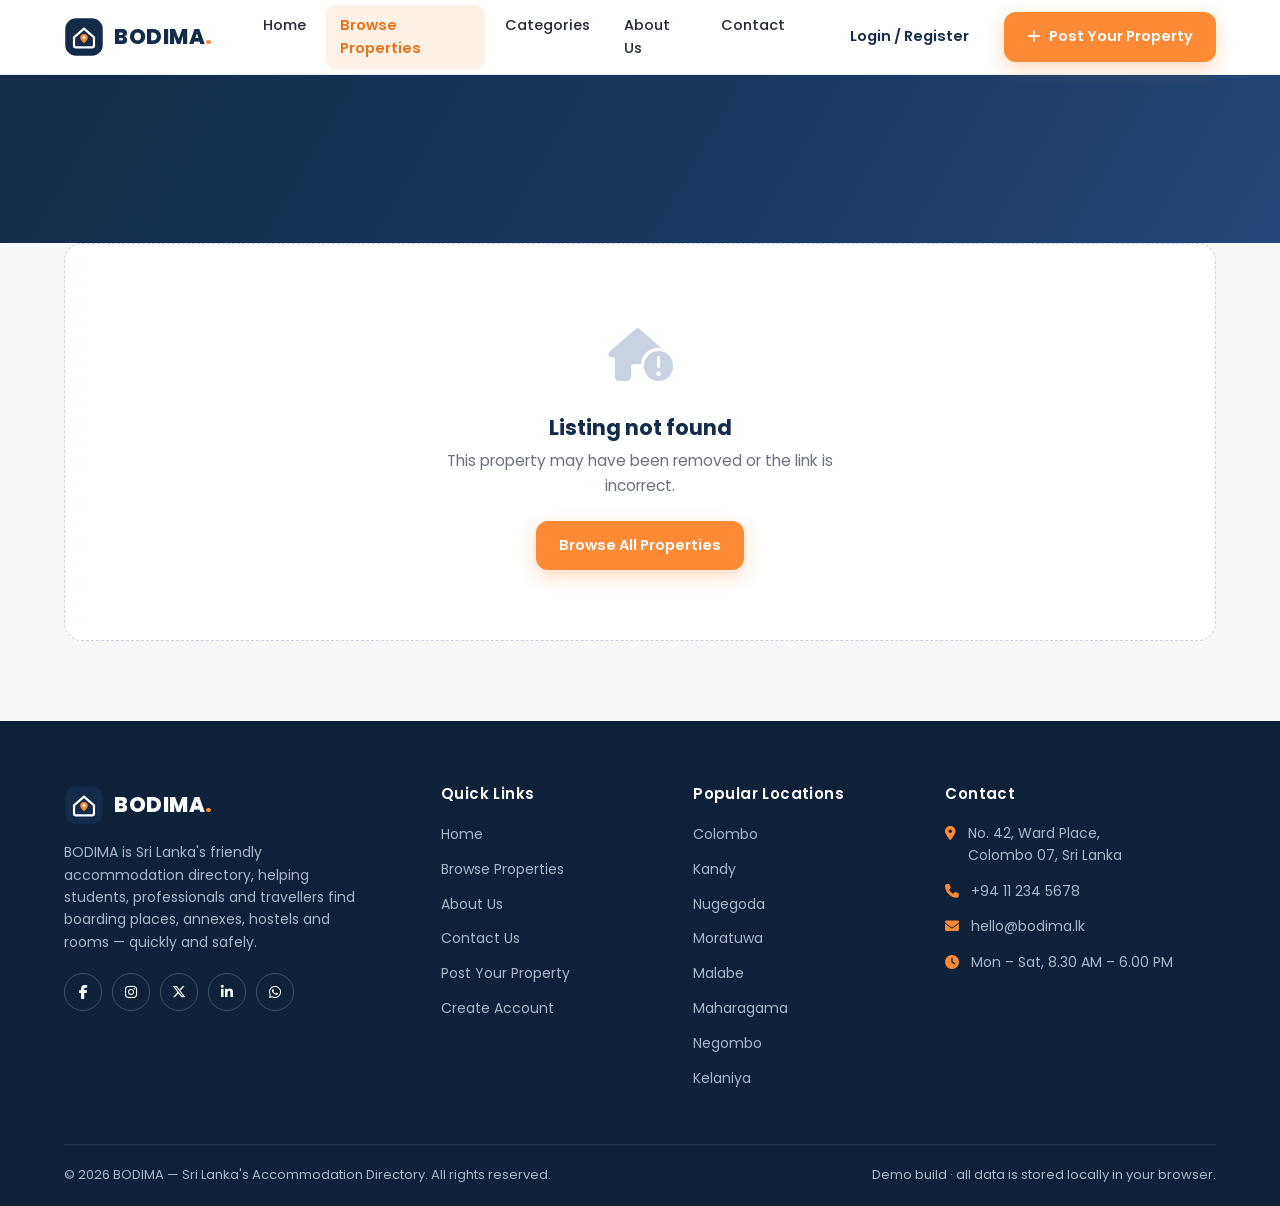
<file: property-details.html>
<!DOCTYPE html>
<html lang="en">
<head>
  <meta charset="UTF-8">
  <meta name="viewport" content="width=device-width, initial-scale=1.0">
  <title>Property Details – BODIMA</title>
  <link rel="icon" href="data:image/svg+xml,%3Csvg xmlns='http://www.w3.org/2000/svg' viewBox='0 0 100 100'%3E%3Ctext y='.9em' font-size='85'%3E%F0%9F%8F%A0%3C/text%3E%3C/svg%3E">
  <link rel="preconnect" href="https://fonts.googleapis.com">
  <link rel="preconnect" href="https://fonts.gstatic.com" crossorigin>
  <link href="https://fonts.googleapis.com/css2?family=Poppins:wght@300;400;500;600;700;800&display=swap" rel="stylesheet">
  <link rel="stylesheet" href="https://cdnjs.cloudflare.com/ajax/libs/font-awesome/6.5.2/css/all.min.css">
  <link rel="stylesheet" href="css/style.css">
</head>
<body data-page="properties">

  <header id="siteHeader" class="site-header"></header>

  <main>
    <section class="page-hero">
      <div class="container">
        <ul class="breadcrumb" id="crumb"></ul>
      </div>
    </section>

    <section class="section detail-section">
      <div class="container" id="detailWrap">
        <!-- Injected by js/details.js -->
        <div class="prop-grid">
          <div class="skel-card"><div class="skel skel-img" style="height:380px"></div></div>
        </div>
      </div>
    </section>

    <section class="section section-alt" id="similarSection">
      <div class="container">
        <div class="section-head">
          <span class="eyebrow">Keep exploring</span>
          <h2>Similar Properties</h2>
          <p>More places you might like, in the same area or category.</p>
        </div>
        <div class="prop-grid" id="similarGrid"></div>
      </div>
    </section>
  </main>

  <footer id="siteFooter" class="site-footer"></footer>

  <script src="js/data.js"></script>
  <script src="js/main.js"></script>
  <script src="js/details.js"></script>
</body>
</html>
</file>
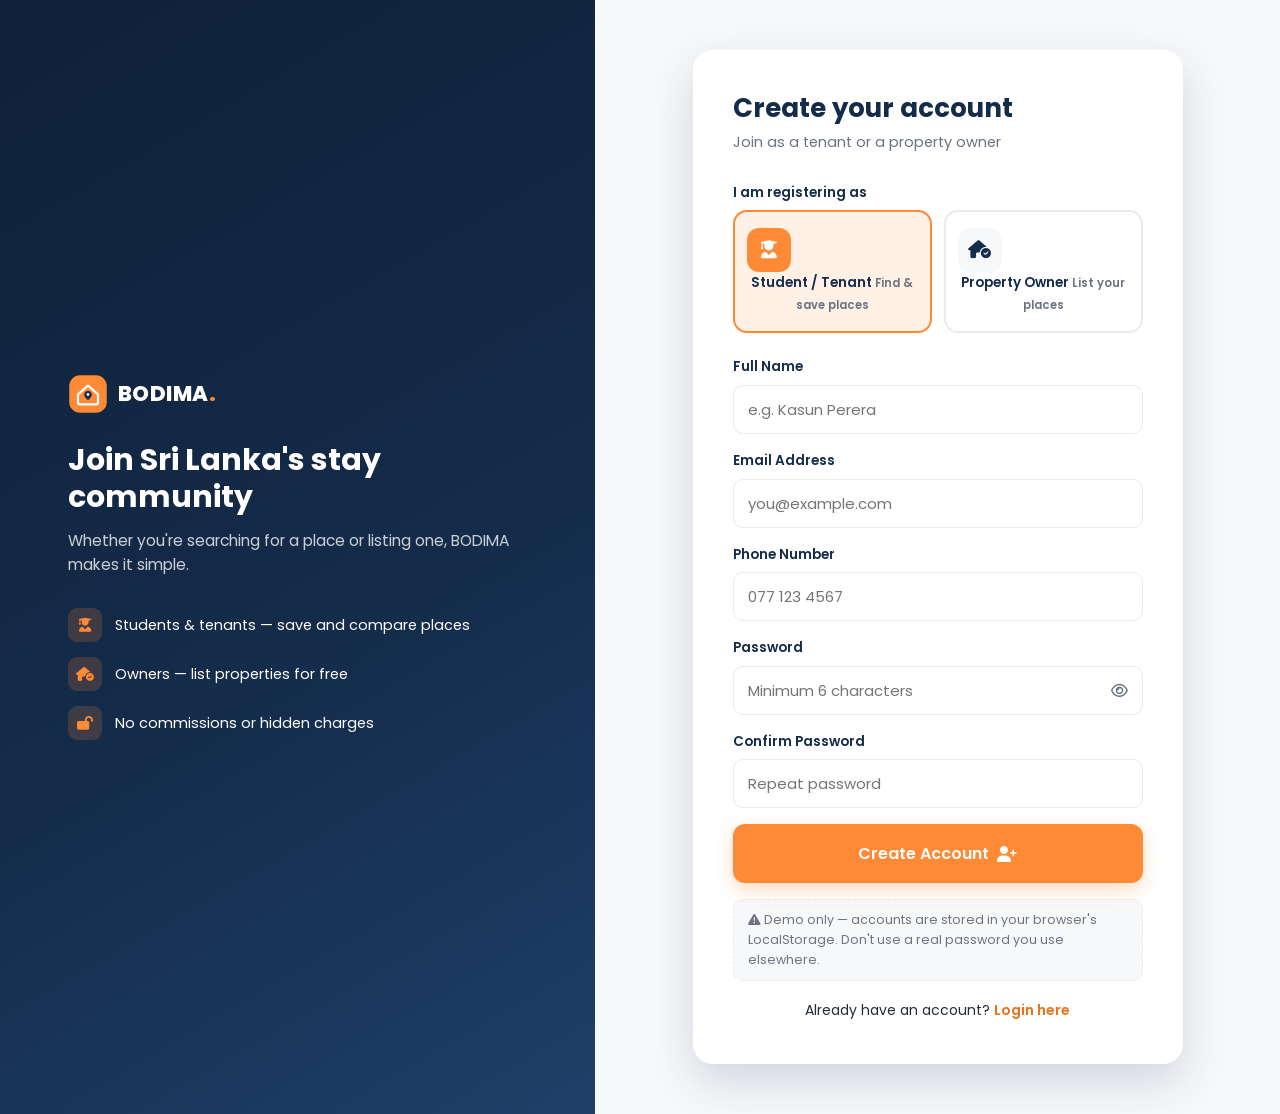
<file: register.html>
<!DOCTYPE html>
<html lang="en">
<head>
  <meta charset="UTF-8">
  <meta name="viewport" content="width=device-width, initial-scale=1.0">
  <title>Register – BODIMA</title>
  <link rel="icon" href="data:image/svg+xml,%3Csvg xmlns='http://www.w3.org/2000/svg' viewBox='0 0 100 100'%3E%3Ctext y='.9em' font-size='85'%3E%F0%9F%8F%A0%3C/text%3E%3C/svg%3E">
  <link rel="preconnect" href="https://fonts.googleapis.com">
  <link rel="preconnect" href="https://fonts.gstatic.com" crossorigin>
  <link href="https://fonts.googleapis.com/css2?family=Poppins:wght@300;400;500;600;700;800&display=swap" rel="stylesheet">
  <link rel="stylesheet" href="https://cdnjs.cloudflare.com/ajax/libs/font-awesome/6.5.2/css/all.min.css">
  <link rel="stylesheet" href="css/style.css">
</head>
<body data-page="register">

  <main class="auth-shell">
    <aside class="auth-panel">
      <div class="auth-panel-inner">
        <a class="logo" href="index.html">
          <svg class="logo-mark" viewBox="0 0 48 48" fill="none" aria-hidden="true">
            <rect x="1.5" y="1.5" width="45" height="45" rx="13" fill="#FF8A35"/>
            <path d="M12 24.5 24 14l12 10.5V34a2.5 2.5 0 0 1-2.5 2.5h-19A2.5 2.5 0 0 1 12 34Z" fill="none" stroke="#FFFFFF" stroke-width="2.6" stroke-linejoin="round"/>
            <path d="M24 31.6c-2.9-2.7-4.5-4.8-4.5-6.7a4.5 4.5 0 1 1 9 0c0 1.9-1.6 4-4.5 6.7Z" fill="#142B4A"/>
            <circle cx="24" cy="24.6" r="1.7" fill="#FFFFFF"/>
          </svg>
          <span class="logo-text">BODIMA<span class="logo-dot">.</span></span>
        </a>
        <h2>Join Sri Lanka's stay community</h2>
        <p class="lead">Whether you're searching for a place or listing one, BODIMA makes it simple.</p>
        <ul class="auth-points">
          <li><i class="fa-solid fa-user-graduate"></i> Students & tenants — save and compare places</li>
          <li><i class="fa-solid fa-house-circle-check"></i> Owners — list properties for free</li>
          <li><i class="fa-solid fa-lock-open"></i> No commissions or hidden charges</li>
        </ul>
      </div>
    </aside>

    <div class="auth-form-wrap">
      <div class="auth-card">
        <h1 class="auth-title">Create your account</h1>
        <p class="auth-sub">Join as a tenant or a property owner</p>

        <form id="registerForm" novalidate>
          <div class="field">
            <label>I am registering as</label>
            <div class="type-cards">
              <label class="type-card">
                <input type="radio" name="regRole" value="tenant" checked>
                <span class="tc-icon"><i class="fa-solid fa-user-graduate"></i></span>
                <span class="tc-name">Student / Tenant</span>
                <span class="tc-sub">Find & save places</span>
              </label>
              <label class="type-card">
                <input type="radio" name="regRole" value="owner">
                <span class="tc-icon"><i class="fa-solid fa-house-circle-check"></i></span>
                <span class="tc-name">Property Owner</span>
                <span class="tc-sub">List your places</span>
              </label>
            </div>
          </div>
          <div class="field">
            <label for="regName">Full Name</label>
            <input type="text" id="regName" placeholder="e.g. Kasun Perera">
            <p class="field-msg">Please enter your full name.</p>
          </div>
          <div class="field">
            <label for="regEmail">Email Address</label>
            <input type="email" id="regEmail" placeholder="you@example.com">
            <p class="field-msg">Please enter a valid email.</p>
          </div>
          <div class="field">
            <label for="regPhone">Phone Number</label>
            <input type="tel" id="regPhone" placeholder="077 123 4567">
            <p class="field-msg">Enter a valid Sri Lankan mobile number.</p>
          </div>
          <div class="field">
            <label for="regPassword">Password</label>
            <div class="password-wrap">
              <input type="password" id="regPassword" placeholder="Minimum 6 characters">
              <button type="button" class="toggle-pw" data-target="regPassword" aria-label="Show password">
                <i class="fa-regular fa-eye"></i></button>
            </div>
            <p class="field-msg">Password must be at least 6 characters.</p>
          </div>
          <div class="field">
            <label for="regConfirm">Confirm Password</label>
            <input type="password" id="regConfirm" placeholder="Repeat password">
            <p class="field-msg">Passwords do not match.</p>
          </div>

          <button type="submit" class="btn btn-primary btn-block btn-lg">
            Create Account <i class="fa-solid fa-user-plus"></i></button>

          <p class="form-note"><i class="fa-solid fa-triangle-exclamation"></i> Demo only — accounts are stored in your browser's LocalStorage. Don't use a real password you use elsewhere.</p>
          <p class="auth-alt">Already have an account? <a href="login.html">Login here</a></p>
        </form>
      </div>
    </div>
  </main>

  <script src="js/data.js"></script>
  <script src="js/main.js"></script>
  <script src="js/auth.js"></script>
</body>
</html>
</file>
<file: css/style.css>
/* ============================================================
   BODIMA – Global Stylesheet
   Palette: Navy #142B4A · Orange #FF8A35 · BG #F7F8FA
   ============================================================ */

/* ---------- Design Tokens ---------- */
:root {
  --navy: #142B4A;
  --navy-800: #1B3A61;
  --navy-900: #0F2138;
  --orange: #FF8A35;
  --orange-dark: #E9721B;
  --orange-soft: #FFF1E6;
  --bg: #F7F8FA;
  --white: #FFFFFF;
  --text: #252B36;
  --muted: #6B7280;
  --border: #E7EAF0;
  --green: #1B8A4E;
  --green-soft: #E7F7EE;
  --red: #C0392B;
  --red-soft: #FDECEC;
  --amber: #8A5A00;
  --amber-soft: #FFF4E0;
  --wa: #25D366;
  --radius: 14px;
  --shadow-sm: 0 2px 10px rgba(20, 43, 74, .06);
  --shadow-md: 0 10px 28px rgba(20, 43, 74, .10);
  --shadow-lg: 0 18px 44px rgba(20, 43, 74, .16);
  --font: 'Poppins', system-ui, sans-serif;
}

/* ---------- Reset & Base ---------- */
*, *::before, *::after { margin: 0; padding: 0; box-sizing: border-box; }

html { scroll-behavior: smooth; }
body {
  font-family: var(--font);
  background: var(--bg);
  color: var(--text);
  font-size: 15.5px;
  line-height: 1.6;
  -webkit-font-smoothing: antialiased;
}
img { max-width: 100%; display: block; }
a { text-decoration: none; color: inherit; }
ul { list-style: none; }
button { font-family: inherit; cursor: pointer; }
h1, h2, h3, h4 { color: var(--navy); line-height: 1.25; }
section[id] { scroll-margin-top: 84px; }

.container { max-width: 1200px; margin: 0 auto; padding: 0 24px; }
.section { padding: 80px 0; }
.section-alt { background: var(--white); border-top: 1px solid var(--border); border-bottom: 1px solid var(--border); }
.hidden { display: none !important; }
.text-center { text-align: center; }

.section-head { text-align: center; max-width: 660px; margin: 0 auto 48px; }
.section-head .eyebrow {
  display: inline-block; color: var(--orange-dark); font-size: 12.5px;
  font-weight: 600; letter-spacing: 2px; text-transform: uppercase; margin-bottom: 10px;
}
.section-head h2 { font-size: 34px; font-weight: 700; margin-bottom: 12px; }
.section-head p { color: var(--muted); font-size: 15.5px; }

/* ---------- Buttons ---------- */
.btn {
  display: inline-flex; align-items: center; justify-content: center; gap: 8px;
  padding: 12px 22px; border-radius: 12px; border: 1.5px solid transparent;
  font-size: 14.5px; font-weight: 600; transition: all .22s ease; white-space: nowrap;
}
.btn-sm { padding: 9px 16px; font-size: 13.5px; border-radius: 10px; }
.btn-lg { padding: 16px 30px; font-size: 16px; }
.btn-block { width: 100%; }
.btn-primary { background: var(--orange); color: #fff; box-shadow: 0 6px 18px rgba(255, 138, 53, .32); }
.btn-primary:hover { background: var(--orange-dark); transform: translateY(-2px); }
.btn-navy { background: var(--navy); color: #fff; }
.btn-navy:hover { background: var(--navy-800); transform: translateY(-2px); }
.btn-outline { background: #fff; color: var(--navy); border-color: var(--border); }
.btn-outline:hover { border-color: var(--orange); color: var(--orange-dark); }
.btn-ghost { background: transparent; color: var(--navy); }
.btn-ghost:hover { background: var(--bg); }
.btn-whatsapp { background: var(--wa); color: #fff; }
.btn-whatsapp:hover { background: #1DA851; transform: translateY(-2px); }
.btn-danger { background: var(--red-soft); color: var(--red); }
.btn-danger:hover { background: #F9D7D7; }
.btn:focus-visible { outline: 3px solid rgba(255, 138, 53, .4); outline-offset: 2px; }
.icon-btn { background: none; border: none; color: var(--muted); font-size: 18px; }
.icon-btn:hover { color: var(--navy); }

/* ---------- Badges & Chips ---------- */
.badge {
  display: inline-flex; align-items: center; gap: 6px;
  font-size: 12px; font-weight: 600; padding: 5px 11px; border-radius: 999px; line-height: 1.2;
}
.badge-navy { background: var(--navy); color: #fff; }
.badge-green { background: var(--green-soft); color: var(--green); }
.badge-amber { background: var(--amber-soft); color: var(--amber); }
.badge-red { background: var(--red-soft); color: var(--red); }
.badge-orange { background: var(--orange-soft); color: var(--orange-dark); }
.facil-chip {
  font-size: 12px; color: var(--muted); background: var(--bg);
  border: 1px solid var(--border); border-radius: 999px; padding: 4px 11px;
}
.facil-chip.more { background: var(--orange-soft); color: var(--orange-dark); border-color: transparent; font-weight: 600; }

/* ---------- Forms ---------- */
input, select, textarea {
  font-family: inherit; font-size: 15px; color: var(--text); background: #fff;
  border: 1.5px solid var(--border); border-radius: 10px;
  padding: 12px 14px; width: 100%; outline: none;
  transition: border-color .2s, box-shadow .2s;
}
input:focus, select:focus, textarea:focus { border-color: var(--orange); box-shadow: 0 0 0 3px rgba(255, 138, 53, .14); }
textarea { resize: vertical; min-height: 110px; }
select {
  appearance: none; -webkit-appearance: none; cursor: pointer;
  background-image: url("data:image/svg+xml,%3Csvg xmlns='http://www.w3.org/2000/svg' width='12' height='8'%3E%3Cpath d='M1 1l5 5 5-5' stroke='%236B7280' stroke-width='2' fill='none' stroke-linecap='round'/%3E%3C/svg%3E");
  background-repeat: no-repeat; background-position: right 14px center; padding-right: 38px;
}
.field label { display: block; font-size: 13.5px; font-weight: 600; color: var(--navy); margin-bottom: 7px; }
.field { margin-bottom: 16px; }
.field-msg { display: none; font-size: 12.5px; color: var(--red); margin-top: 6px; }
.field.invalid input, .field.invalid select, .field.invalid textarea { border-color: var(--red); }
.field.invalid .field-msg { display: block; }
.form-grid { display: grid; grid-template-columns: 1fr 1fr; gap: 4px 18px; }
.field.span-2 { grid-column: 1 / -1; }
.form-note {
  font-size: 12.5px; color: var(--muted); background: var(--bg);
  border: 1px dashed var(--border); padding: 10px 14px; border-radius: 10px; margin-top: 16px;
}
.checkbox-grid { display: grid; grid-template-columns: repeat(3, 1fr); gap: 8px 14px; }
.check-item {
  display: flex; align-items: center; gap: 8px; font-size: 13.5px;
  cursor: pointer; background: var(--bg); padding: 9px 12px; border-radius: 9px; transition: .2s;
}
.check-item:hover { background: var(--orange-soft); }
.check-item input { width: 16px; height: 16px; accent-color: var(--orange); padding: 0; flex: none; }
.visually-hidden { position: absolute; width: 1px; height: 1px; opacity: 0; }

/* ---------- Toasts ---------- */
.toast-wrap { position: fixed; right: 22px; bottom: 22px; z-index: 9999; display: grid; gap: 10px; max-width: 360px; }
.toast {
  display: flex; align-items: flex-start; gap: 12px; background: #fff;
  border-radius: 12px; box-shadow: var(--shadow-lg); padding: 14px 16px;
  border-left: 4px solid var(--navy); animation: toastIn .3s ease; font-size: 14px;
}
.toast i { font-size: 17px; margin-top: 2px; }
.toast-success { border-color: var(--green); } .toast-success i { color: var(--green); }
.toast-error { border-color: var(--red); } .toast-error i { color: var(--red); }
.toast-info { border-color: var(--navy); } .toast-info i { color: var(--navy); }
.toast span { flex: 1; }
.toast-close { background: none; border: none; color: var(--muted); font-size: 18px; line-height: 1; }
.toast.out { opacity: 0; transform: translateY(8px); transition: .25s; }
@keyframes toastIn { from { opacity: 0; transform: translateY(14px); } }

/* ---------- Header / Navigation ---------- */
.site-header {
  position: sticky; top: 0; z-index: 50; background: #fff;
  transition: box-shadow .25s; border-bottom: 1px solid var(--border);
}
.site-header.scrolled { box-shadow: var(--shadow-md); }
.nav-wrap { display: flex; align-items: center; gap: 28px; height: 74px; }
.logo { display: flex; align-items: center; gap: 10px; flex: none; }
.logo-mark { width: 40px; height: 40px; }
.logo-text { font-size: 21px; font-weight: 800; letter-spacing: .5px; color: var(--navy); }
.logo-dot { color: var(--orange); }
.nav-links { display: flex; gap: 6px; margin-left: 8px; }
.nav-links a {
  padding: 9px 14px; border-radius: 10px; font-size: 14.5px; font-weight: 500;
  color: var(--text); transition: .2s;
}
.nav-links a:hover { color: var(--orange-dark); background: var(--orange-soft); }
.nav-links a.active { color: var(--orange-dark); background: var(--orange-soft); font-weight: 600; }
.nav-actions { margin-left: auto; display: flex; align-items: center; gap: 12px; }
.nav-user { display: flex; align-items: center; gap: 9px; font-weight: 600; font-size: 14px; color: var(--navy); }
.avatar {
  width: 36px; height: 36px; border-radius: 50%; background: var(--navy); color: #fff;
  display: inline-grid; place-items: center; font-size: 13px; font-weight: 700; flex: none;
}
.hamburger { display: none; background: none; border: none; font-size: 21px; color: var(--navy); margin-left: auto; }
.mobile-panel {
  display: none; position: absolute; top: 100%; left: 0; right: 0; background: #fff;
  border-top: 1px solid var(--border); box-shadow: var(--shadow-md); padding: 14px 24px 24px;
}
.mobile-panel.open { display: block; }
.mobile-nav a {
  display: block; padding: 13px 6px; font-weight: 500; color: var(--text);
  border-bottom: 1px solid var(--border);
}
.mobile-nav a.active { color: var(--orange-dark); }
.mobile-actions { margin-top: 16px; display: grid; gap: 10px; }
.mobile-actions .btn { width: 100%; }

/* ---------- Hero ---------- */
.hero { position: relative; padding: 92px 0 110px; overflow: hidden; }
.hero::before {
  content: ''; position: absolute; inset: 0;
  background: url('https://images.unsplash.com/photo-1600585154340-be6161a56a0c?auto=format&fit=crop&w=1800&q=60') center/cover no-repeat;
}
.hero::after {
  content: ''; position: absolute; inset: 0;
  background: linear-gradient(115deg, rgba(15, 33, 56, .94) 0%, rgba(20, 43, 74, .82) 45%, rgba(27, 58, 97, .62) 100%);
}
.hero .container { position: relative; z-index: 1; }
.hero-inner { max-width: 840px; margin: 0 auto; text-align: center; }
.hero-eyebrow {
  display: inline-flex; align-items: center; gap: 9px; color: #FFD9BC;
  background: rgba(255, 138, 53, .16); border: 1px solid rgba(255, 138, 53, .4);
  padding: 8px 18px; border-radius: 999px; font-size: 13px; font-weight: 500; margin-bottom: 22px;
}
.hero-title { color: #fff; font-size: 52px; font-weight: 800; letter-spacing: -.5px; margin-bottom: 16px; }
.hero-title .accent { color: var(--orange); }
.hero-sub { color: rgba(255, 255, 255, .82); font-size: 17px; max-width: 560px; margin: 0 auto 40px; }
.hero-search {
  background: #fff; border-radius: 18px; box-shadow: var(--shadow-lg);
  display: grid; grid-template-columns: 1.35fr 1fr 1fr auto; align-items: stretch;
  padding: 10px; gap: 0; text-align: left;
}
.search-field { padding: 8px 20px; position: relative; min-width: 0; }
.search-field + .search-field { border-left: 1px solid var(--border); }
.search-field label { display: flex; align-items: center; gap: 7px; font-size: 12px; font-weight: 600; color: var(--muted); margin-bottom: 3px; text-transform: uppercase; letter-spacing: .5px; }
.search-field label i { color: var(--orange); }
.hero-search input, .hero-search select { border: none; padding: 4px 0; font-weight: 500; box-shadow: none; background: transparent; }
.hero-search input:focus, .hero-search select:focus { box-shadow: none; }
.search-btn { margin: 6px 8px; height: 54px; padding: 0 28px; }
.hero-stats { display: flex; justify-content: center; flex-wrap: wrap; gap: 12px; margin-top: 30px; }
.stat-chip {
  display: inline-flex; align-items: center; gap: 9px; color: #fff;
  background: rgba(255, 255, 255, .09); border: 1px solid rgba(255, 255, 255, .22);
  padding: 10px 20px; border-radius: 999px; font-size: 13.5px; backdrop-filter: blur(4px);
}
.stat-chip i { color: var(--orange); }
.stat-chip b { font-size: 15px; }

/* ---------- Property Cards ---------- */
.prop-grid { display: grid; grid-template-columns: repeat(auto-fill, minmax(290px, 1fr)); gap: 26px; }
.prop-card {
  background: #fff; border-radius: 16px; overflow: hidden; box-shadow: var(--shadow-sm);
  border: 1px solid var(--border); transition: transform .25s ease, box-shadow .25s ease;
  display: flex; flex-direction: column;
}
.prop-card:hover { transform: translateY(-5px); box-shadow: var(--shadow-md); }
.prop-media { position: relative; aspect-ratio: 16 / 10; background: #E9EEF5; }
.prop-media img { width: 100%; height: 100%; object-fit: cover; }
.prop-badges { position: absolute; top: 12px; left: 12px; display: flex; flex-direction: column; gap: 7px; align-items: flex-start; }
.prop-badges .badge-navy { background: rgba(15, 33, 56, .92); }
.fav-btn {
  position: absolute; top: 12px; right: 12px; width: 38px; height: 38px;
  border-radius: 50%; border: none; background: rgba(255, 255, 255, .95);
  color: var(--muted); font-size: 15px; display: grid; place-items: center;
  box-shadow: var(--shadow-sm); transition: .2s;
}
.fav-btn:hover { color: var(--orange); transform: scale(1.08); }
.fav-btn.active { color: var(--orange); }
.prop-body { padding: 18px; display: flex; flex-direction: column; flex: 1; }
.prop-title { font-size: 16.5px; font-weight: 600; margin-bottom: 6px; }
.prop-title a:hover { color: var(--orange-dark); }
.prop-loc { color: var(--muted); font-size: 13.5px; display: flex; align-items: center; gap: 7px; margin-bottom: 12px; }
.prop-loc i { color: var(--orange); }
.prop-meta { display: flex; gap: 16px; font-size: 13px; color: var(--text); margin-bottom: 12px; }
.prop-meta i { color: var(--navy); margin-right: 5px; }
.prop-facils { display: flex; flex-wrap: wrap; gap: 7px; margin-bottom: 16px; }
.prop-foot {
  margin-top: auto; display: flex; align-items: center; justify-content: space-between;
  border-top: 1px solid var(--border); padding-top: 14px;
}
.prop-price { font-size: 18px; font-weight: 800; color: var(--orange-dark); }
.prop-price span { font-size: 12px; font-weight: 500; color: var(--muted); }

/* ---------- Categories ---------- */
.category-grid { display: grid; grid-template-columns: repeat(auto-fit, minmax(160px, 1fr)); gap: 20px; }
.cat-card {
  background: #fff; border: 1.5px solid var(--border); border-radius: 16px;
  padding: 28px 16px; text-align: center; transition: .25s; display: block;
}
.cat-card:hover { transform: translateY(-5px); border-color: var(--orange); box-shadow: var(--shadow-md); }
.cat-icon {
  width: 58px; height: 58px; margin: 0 auto 14px; border-radius: 16px;
  background: var(--orange-soft); color: var(--orange-dark); font-size: 22px;
  display: grid; place-items: center; transition: .25s;
}
.cat-card:hover .cat-icon { background: var(--orange); color: #fff; }
.cat-name { font-weight: 600; color: var(--navy); font-size: 15px; margin-bottom: 4px; }
.cat-count { font-size: 12.5px; color: var(--muted); }

/* ---------- Popular Locations ---------- */
.loc-grid { display: grid; grid-template-columns: repeat(auto-fill, minmax(250px, 1fr)); gap: 20px; }
.loc-card {
  position: relative; height: 165px; border-radius: 16px; overflow: hidden;
  display: block; box-shadow: var(--shadow-sm);
}
.loc-card img { width: 100%; height: 100%; object-fit: cover; transition: transform .4s ease; }
.loc-card:hover img { transform: scale(1.08); }
.loc-card::after { content: ''; position: absolute; inset: 0; background: linear-gradient(to top, rgba(15, 33, 56, .88), rgba(15, 33, 56, .1) 60%); }
.loc-info { position: absolute; left: 18px; bottom: 14px; z-index: 1; color: #fff; }
.loc-name { font-size: 17px; font-weight: 700; display: flex; align-items: center; gap: 8px; }
.loc-name i { color: var(--orange); font-size: 14px; }
.loc-count { font-size: 12.5px; color: rgba(255, 255, 255, .82); }

/* ---------- Why Choose / Features ---------- */
.feature-grid { display: grid; grid-template-columns: repeat(auto-fit, minmax(200px, 1fr)); gap: 22px; }
.feature-card {
  background: #fff; border: 1px solid var(--border); border-radius: 16px;
  padding: 28px 22px; text-align: center; transition: .25s;
}
.feature-card:hover { transform: translateY(-5px); box-shadow: var(--shadow-md); }
.feature-icon {
  width: 56px; height: 56px; margin: 0 auto 16px; border-radius: 50%;
  background: var(--orange-soft); color: var(--orange-dark); font-size: 21px;
  display: grid; place-items: center;
}
.feature-card h3 { font-size: 15.5px; margin-bottom: 8px; }
.feature-card p { font-size: 13.5px; color: var(--muted); }

/* ---------- CTA Banner ---------- */
.cta-banner {
  background: linear-gradient(120deg, var(--navy) 0%, var(--navy-800) 70%, #24487A 100%);
  border-radius: 22px; padding: 56px 60px; display: flex; align-items: center;
  justify-content: space-between; gap: 30px; flex-wrap: wrap;
  box-shadow: var(--shadow-lg); position: relative; overflow: hidden;
}
.cta-banner::before {
  content: '\f1ad'; font-family: 'Font Awesome 6 Free'; font-weight: 900;
  position: absolute; right: -20px; bottom: -40px; font-size: 220px; color: rgba(255, 255, 255, .05);
}
.cta-content h2 { color: #fff; font-size: 32px; margin-bottom: 8px; }
.cta-content p { color: rgba(255, 255, 255, .78); font-size: 15.5px; }

/* ---------- Footer ---------- */
.site-footer { background: var(--navy-900); color: #A9B4C6; padding-top: 64px; }
.footer-grid { display: grid; grid-template-columns: 1.6fr 1fr 1fr 1.3fr; gap: 44px; padding-bottom: 44px; }
.footer-brand .logo-text { color: #fff; }
.footer-brand p { font-size: 14px; margin: 16px 0 20px; max-width: 300px; }
.social-row { display: flex; gap: 10px; }
.social-link {
  width: 38px; height: 38px; border-radius: 50%; border: 1px solid rgba(255, 255, 255, .2);
  display: grid; place-items: center; color: #fff; font-size: 14px; transition: .22s;
}
.social-link:hover { background: var(--orange); border-color: var(--orange); transform: translateY(-3px); }
.footer-title { color: #fff; font-size: 15px; font-weight: 600; margin-bottom: 18px; letter-spacing: .4px; }
.footer-links li { margin-bottom: 10px; }
.footer-links a { font-size: 14px; transition: .2s; }
.footer-links a:hover { color: var(--orange); padding-left: 4px; }
.footer-contact li { display: flex; gap: 12px; font-size: 14px; margin-bottom: 13px; }
.footer-contact i { color: var(--orange); margin-top: 4px; }
.footer-bottom {
  border-top: 1px solid rgba(255, 255, 255, .09); padding: 20px 0;
  display: flex; justify-content: space-between; gap: 12px; flex-wrap: wrap; font-size: 13px;
}

/* ---------- Page Hero (inner pages) ---------- */
.page-hero {
  background: linear-gradient(120deg, var(--navy) 0%, var(--navy-800) 60%, #24487A 100%);
  color: #fff; padding: 58px 0 96px;
}
.page-hero h1 { color: #fff; font-size: 36px; margin-bottom: 8px; }
.page-hero p { color: rgba(255, 255, 255, .78); max-width: 560px; }
.breadcrumb { display: flex; flex-wrap: wrap; gap: 8px; font-size: 13.5px; margin-bottom: 14px; color: rgba(255, 255, 255, .75); }
.breadcrumb a:hover { color: var(--orange); }
.breadcrumb li:not(:first-child)::before { content: '/'; margin-right: 8px; opacity: .5; }

/* ---------- Browse Properties ---------- */
.props-section { padding-top: 0; }
.props-layout { display: grid; grid-template-columns: 282px 1fr; gap: 30px; align-items: start; margin-top: -46px; }
.filters-panel {
  background: #fff; border-radius: 18px; box-shadow: var(--shadow-md);
  padding: 24px; position: sticky; top: 96px;
}
.filters-head { display: flex; align-items: center; justify-content: space-between; margin-bottom: 18px; }
.filters-head h3 { font-size: 16.5px; display: flex; align-items: center; gap: 9px; }
.filters-head h3 i { color: var(--orange); }
.filters-close { display: none; }
.filter-group { margin-bottom: 18px; }
.filter-label {
  display: block; font-size: 12px; font-weight: 600; text-transform: uppercase;
  letter-spacing: .7px; color: var(--muted); margin-bottom: 8px;
}
.price-inputs { display: flex; gap: 10px; }
.props-topbar { display: flex; align-items: center; gap: 16px; flex-wrap: wrap; margin-bottom: 22px; }
.results-info { flex: 1; font-weight: 500; color: var(--muted); font-size: 14.5px; }
.sort-box { display: flex; align-items: center; gap: 10px; font-size: 13.5px; color: var(--muted); }
.sort-box select { width: auto; padding: 10px 38px 10px 14px; font-size: 13.5px; }
.filter-toggle { display: none; }
.load-more-wrap { text-align: center; margin-top: 40px; }
.empty-state { display: none; text-align: center; padding: 70px 24px; background: #fff; border-radius: 18px; border: 1px dashed #C9D2E0; }
.empty-state.show { display: block; }
.empty-icon { font-size: 52px; color: #C9D2E0; margin-bottom: 18px; }
.empty-state h3 { font-size: 21px; margin-bottom: 8px; }
.empty-state p { color: var(--muted); max-width: 440px; margin: 0 auto 22px; }

/* Search suggestions */
.suggest-wrap { position: relative; }
.suggest-list {
  display: none; position: absolute; top: calc(100% + 6px); left: 0; right: 0;
  background: #fff; border-radius: 12px; box-shadow: var(--shadow-lg);
  border: 1px solid var(--border); overflow: hidden; z-index: 40;
}
.suggest-list.show { display: block; }
.suggest-item {
  display: block; width: 100%; text-align: left; background: none; border: none;
  padding: 11px 16px; font-size: 14px; color: var(--text); transition: .15s;
}
.suggest-item:hover { background: var(--orange-soft); color: var(--orange-dark); }

/* ---------- Property Details ---------- */
.detail-section { padding-top: 0; }
.detail-layout { display: grid; grid-template-columns: 1fr 372px; gap: 30px; align-items: start; margin-top: -46px; }
.gallery-main { height: 460px; border-radius: 18px; overflow: hidden; box-shadow: var(--shadow-md); background: #E9EEF5; }
.gallery-main img { width: 100%; height: 100%; object-fit: cover; }
.gallery-thumbs { display: grid; grid-template-columns: repeat(5, 1fr); gap: 12px; margin-top: 12px; }
.gallery-thumb {
  height: 84px; border-radius: 11px; overflow: hidden; cursor: pointer;
  border: 2px solid transparent; opacity: .75; transition: .2s; padding: 0; background: #E9EEF5;
}
.gallery-thumb img { width: 100%; height: 100%; object-fit: cover; }
.gallery-thumb.active, .gallery-thumb:hover { border-color: var(--orange); opacity: 1; }
.detail-head { margin: 28px 0 6px; }
.detail-head h1 { font-size: 30px; margin-bottom: 10px; }
.detail-sub { display: flex; align-items: center; gap: 14px; flex-wrap: wrap; color: var(--muted); font-size: 14.5px; }
.detail-sub .prop-loc { margin: 0; font-size: 14.5px; }
.info-card { background: #fff; border-radius: 18px; box-shadow: var(--shadow-sm); border: 1px solid var(--border); padding: 28px; margin-top: 24px; }
.info-card > h3 { font-size: 18px; display: flex; align-items: center; gap: 10px; margin-bottom: 16px; }
.info-card > h3 i { color: var(--orange); }
.info-grid { display: grid; grid-template-columns: repeat(3, 1fr); gap: 14px; }
.info-item { background: var(--bg); border-radius: 12px; padding: 14px 16px; }
.info-item .lbl { font-size: 12px; color: var(--muted); text-transform: uppercase; letter-spacing: .5px; margin-bottom: 3px; }
.info-item .val { font-weight: 600; color: var(--navy); font-size: 14.5px; }
.facil-grid { display: grid; grid-template-columns: repeat(auto-fill, minmax(205px, 1fr)); gap: 12px; }
.facil-item {
  display: flex; align-items: center; gap: 11px; background: var(--bg);
  padding: 12px 15px; border-radius: 11px; font-size: 14px; font-weight: 500;
}
.facil-item i { color: var(--orange); width: 18px; text-align: center; }
.rules-list { display: grid; gap: 10px; }
.rules-list li { display: flex; gap: 12px; font-size: 14.5px; color: var(--text); }
.rules-list li::before { content: '\f058'; font-family: 'Font Awesome 6 Free'; font-weight: 900; color: var(--orange); margin-top: 3px; font-size: 14px; }
.map-placeholder {
  border: 2px dashed #C4CFDF; border-radius: 16px; text-align: center;
  background: linear-gradient(135deg, #F2F5F9, #E9EEF5); padding: 44px 24px;
}
.map-placeholder i.big { font-size: 44px; color: var(--orange); margin-bottom: 14px; }
.map-placeholder .addr { font-weight: 600; color: var(--navy); margin-bottom: 4px; }
.map-placeholder .hint { font-size: 13px; color: var(--muted); margin-bottom: 18px; }
.pending-banner {
  display: flex; gap: 12px; align-items: flex-start; background: var(--amber-soft);
  border: 1px solid #FFD9A0; color: var(--amber); padding: 15px 18px;
  border-radius: 13px; font-size: 14px; margin-top: 24px;
}
.detail-side { position: sticky; top: 96px; display: grid; gap: 20px; }
.price-card { background: #fff; border-radius: 18px; box-shadow: var(--shadow-md); padding: 26px; border: 1px solid var(--border); }
.price-amount { font-size: 33px; font-weight: 800; color: var(--navy); }
.price-unit { color: var(--muted); font-size: 14px; margin-bottom: 16px; }
.price-badges { display: flex; flex-wrap: wrap; gap: 8px; margin-bottom: 18px; }
.owner-box { display: flex; align-items: center; gap: 13px; border-top: 1px solid var(--border); padding-top: 18px; }
.avatar-lg {
  width: 50px; height: 50px; border-radius: 50%; background: var(--orange-soft); color: var(--orange-dark);
  display: grid; place-items: center; font-weight: 700; font-size: 16px; flex: none;
}
.owner-box .name { font-weight: 600; color: var(--navy); }
.owner-box .role { font-size: 12.5px; color: var(--muted); }
.contact-btns { display: grid; gap: 10px; margin-top: 18px; }
.safety-note {
  display: flex; gap: 11px; background: var(--orange-soft); color: #8A4B12;
  font-size: 13px; padding: 13px 15px; border-radius: 12px; line-height: 1.5;
}

/* ---------- Auth Pages ---------- */
.auth-shell { display: grid; grid-template-columns: 1fr 1.15fr; min-height: 100vh; }
.auth-panel {
  background: linear-gradient(150deg, var(--navy-900), var(--navy) 55%, #1E4068);
  color: #fff; display: flex; align-items: center; justify-content: center; padding: 60px 50px;
}
.auth-panel-inner { max-width: 460px; }
.auth-panel .logo-text { color: #fff; }
.auth-panel h2 { color: #fff; font-size: 30px; margin: 28px 0 12px; }
.auth-panel p.lead { color: rgba(255, 255, 255, .78); margin-bottom: 30px; }
.auth-points { display: grid; gap: 15px; }
.auth-points li { display: flex; gap: 13px; align-items: center; font-size: 14.5px; }
.auth-points i {
  width: 34px; height: 34px; flex: none; border-radius: 9px; background: rgba(255, 138, 53, .18);
  color: var(--orange); display: grid; place-items: center; font-size: 14px;
}
.auth-form-wrap { display: flex; align-items: center; justify-content: center; padding: 50px 24px; }
.auth-card { background: #fff; border-radius: 20px; box-shadow: var(--shadow-lg); padding: 42px 40px; width: 100%; max-width: 490px; }
.auth-title { font-size: 26px; margin-bottom: 6px; }
.auth-sub { color: var(--muted); font-size: 14.5px; margin-bottom: 28px; }
.type-cards { display: grid; grid-template-columns: 1fr 1fr; gap: 12px; }
.type-card {
  position: relative; border: 2px solid var(--border); border-radius: 14px;
  padding: 16px 12px; display: flex; flex-direction: column; align-items: center;
  gap: 6px; text-align: center; cursor: pointer; transition: .2s;
}
.type-card input { position: absolute; opacity: 0; pointer-events: none; }
.tc-icon { width: 44px; height: 44px; border-radius: 12px; background: var(--bg); display: grid; place-items: center; font-size: 18px; color: var(--navy); transition: .2s; }
.tc-name { font-weight: 600; font-size: 13.5px; color: var(--navy); }
.tc-sub { font-size: 11.5px; color: var(--muted); }
.type-card:has(input:checked) { border-color: var(--orange); background: var(--orange-soft); }
.type-card:has(input:checked) .tc-icon { background: var(--orange); color: #fff; }
.password-wrap { position: relative; }
.password-wrap input { padding-right: 44px; }
.toggle-pw {
  position: absolute; right: 6px; top: 50%; transform: translateY(-50%);
  background: none; border: none; color: var(--muted); padding: 9px; font-size: 15px;
}
.auth-alt { text-align: center; font-size: 14px; margin-top: 18px; }
.auth-alt a { color: var(--orange-dark); font-weight: 600; }

/* ---------- Dashboard ---------- */
.dash-page { padding: 44px 0 80px; }
.dash-layout { display: grid; grid-template-columns: 282px 1fr; gap: 28px; align-items: start; }
.dash-side { background: #fff; border-radius: 18px; box-shadow: var(--shadow-sm); border: 1px solid var(--border); padding: 26px; position: sticky; top: 96px; }
.dash-profile { text-align: center; padding-bottom: 20px; border-bottom: 1px solid var(--border); }
.avatar-xl {
  width: 74px; height: 74px; margin: 0 auto 12px; border-radius: 50%;
  background: var(--navy); color: #fff; display: grid; place-items: center;
  font-size: 24px; font-weight: 700;
}
.dash-profile .name { font-weight: 700; color: var(--navy); font-size: 16.5px; }
.dash-profile .mail { font-size: 13px; color: var(--muted); margin: 3px 0 10px; word-break: break-all; }
.dash-menu { margin-top: 18px; display: grid; gap: 6px; }
.menu-item {
  display: flex; align-items: center; gap: 12px; width: 100%; text-align: left;
  padding: 12px 14px; border-radius: 11px; border: none; background: transparent;
  font-size: 14.5px; font-weight: 500; color: var(--text); transition: .2s;
}
.menu-item i { width: 20px; text-align: center; color: var(--muted); }
.menu-item:hover { background: var(--bg); }
.menu-item.active { background: var(--navy); color: #fff; }
.menu-item.active i { color: var(--orange); }
.menu-count {
  margin-left: auto; background: var(--orange-soft); color: var(--orange-dark);
  font-size: 12px; font-weight: 700; padding: 2px 9px; border-radius: 999px;
}
.menu-item.active .menu-count { background: rgba(255, 138, 53, .25); color: #fff; }
.dash-head { display: flex; align-items: center; justify-content: space-between; gap: 16px; flex-wrap: wrap; margin-bottom: 22px; }
.dash-head h2 { font-size: 23px; }
.dash-section { display: none; }
.dash-section.active { display: block; }
.stat-cards { display: grid; grid-template-columns: repeat(3, 1fr); gap: 16px; margin-bottom: 24px; }
.stat-card { background: #fff; border-radius: 15px; border: 1px solid var(--border); padding: 20px; box-shadow: var(--shadow-sm); }
.stat-card .num { font-size: 26px; font-weight: 800; color: var(--orange-dark); }
.stat-card .lbl { font-size: 13px; color: var(--muted); }
.profile-card { background: #fff; border-radius: 16px; border: 1px solid var(--border); padding: 26px; box-shadow: var(--shadow-sm); }
.profile-row { display: flex; justify-content: space-between; gap: 14px; padding: 12px 0; border-bottom: 1px solid var(--border); font-size: 14.5px; }
.profile-row:last-child { border: none; }
.profile-row .k { color: var(--muted); }
.profile-row .v { font-weight: 600; color: var(--navy); text-align: right; }
.my-listing-card {
  display: grid; grid-template-columns: 130px 1fr auto; gap: 18px; align-items: center;
  background: #fff; border: 1px solid var(--border); border-radius: 15px;
  padding: 16px; margin-bottom: 14px; box-shadow: var(--shadow-sm);
}
.listing-media { height: 92px; border-radius: 11px; overflow: hidden; background: #E9EEF5; }
.listing-media img { width: 100%; height: 100%; object-fit: cover; }
.listing-info h4 { font-size: 15.5px; margin: 8px 0 4px; }
.listing-info .listing-meta { display: flex; flex-wrap: wrap; gap: 8px; font-size: 13px; color: var(--muted); }
.listing-info .listing-meta b { color: var(--orange-dark); }
.listing-actions { display: flex; flex-direction: column; gap: 8px; }

/* ---------- Post Property ---------- */
.post-page { padding: 44px 0 80px; }
.post-layout { max-width: 900px; margin: 0 auto; }
.form-card { background: #fff; border-radius: 20px; box-shadow: var(--shadow-md); padding: 38px 40px; border: 1px solid var(--border); }
.form-section-title {
  display: flex; align-items: center; gap: 11px; margin: 28px 0 18px;
  padding-top: 26px; border-top: 1px solid var(--border);
  font-size: 16.5px; font-weight: 700; color: var(--navy);
}
.form-section-title:first-of-type { margin-top: 8px; padding-top: 0; border-top: none; }
.form-section-title i { color: var(--orange); font-size: 15px; }
.upload-box {
  display: flex; flex-direction: column; align-items: center; gap: 10px;
  border: 2px dashed #C4CFDF; border-radius: 15px; padding: 36px 20px;
  text-align: center; color: var(--muted); cursor: pointer; transition: .22s; font-size: 14px;
}
.upload-box:hover { border-color: var(--orange); background: rgba(255, 241, 230, .5); }
.upload-box i { font-size: 30px; color: var(--orange); }
.upload-box strong { color: var(--navy); }
.preview-grid { display: grid; grid-template-columns: repeat(auto-fill, 112px); gap: 12px; margin-top: 16px; }
.preview-item { position: relative; height: 86px; border-radius: 11px; overflow: hidden; border: 1px solid var(--border); }
.preview-item img { width: 100%; height: 100%; object-fit: cover; }
.preview-remove {
  position: absolute; top: 4px; right: 4px; width: 25px; height: 25px;
  border-radius: 50%; border: none; background: rgba(15, 33, 56, .65); color: #fff; font-size: 13px;
}
.success-panel { display: none; text-align: center; padding: 60px 30px; }
.success-panel.show { display: block; }
.success-icon {
  width: 84px; height: 84px; margin: 0 auto 22px; border-radius: 50%;
  background: var(--green-soft); color: var(--green); font-size: 36px;
  display: grid; place-items: center; animation: pop .4s ease;
}
.success-panel h2 { margin-bottom: 10px; }
.success-panel p { color: var(--muted); max-width: 480px; margin: 0 auto 26px; }
.success-actions { display: flex; gap: 12px; justify-content: center; flex-wrap: wrap; }
@keyframes pop { 0% { transform: scale(.5); opacity: 0; } 100% { transform: scale(1); opacity: 1; } }

/* ---------- About & Contact ---------- */
.about-grid { display: grid; grid-template-columns: 1.1fr 1fr; gap: 44px; align-items: center; }
.about-grid img { border-radius: 18px; box-shadow: var(--shadow-md); height: 380px; width: 100%; object-fit: cover; }
.about-copy h2 { font-size: 30px; margin-bottom: 16px; }
.about-copy p { color: var(--muted); margin-bottom: 14px; }
.stats-band { background: var(--navy); border-radius: 20px; padding: 44px; display: grid; grid-template-columns: repeat(4, 1fr); gap: 20px; text-align: center; }
.stats-band .num { font-size: 34px; font-weight: 800; color: var(--orange); }
.stats-band .lbl { color: rgba(255, 255, 255, .78); font-size: 13.5px; }
.value-card { background: #fff; border: 1px solid var(--border); border-radius: 16px; padding: 26px; transition: .25s; }
.value-card:hover { box-shadow: var(--shadow-md); transform: translateY(-4px); }
.value-card i { font-size: 22px; color: var(--orange-dark); margin-bottom: 14px; }
.value-card h3 { font-size: 16px; margin-bottom: 8px; }
.value-card p { font-size: 13.5px; color: var(--muted); }
.team-grid { display: grid; grid-template-columns: repeat(auto-fit, minmax(220px, 1fr)); gap: 24px; }
.team-card { background: #fff; border: 1px solid var(--border); border-radius: 16px; padding: 30px 20px; text-align: center; }
.avatar-photo {
  width: 82px; height: 82px; margin: 0 auto 16px; border-radius: 50%;
  background: var(--orange-soft); color: var(--orange-dark);
  display: grid; place-items: center; font-size: 24px; font-weight: 700;
}
.team-card h3 { font-size: 16px; }
.team-card .role { color: var(--orange-dark); font-size: 13px; font-weight: 600; margin: 3px 0 10px; }
.team-card p { font-size: 13.5px; color: var(--muted); }
.contact-layout { display: grid; grid-template-columns: 1fr 1.5fr; gap: 30px; align-items: start; }
.contact-info-card {
  background: #fff; border: 1px solid var(--border); border-radius: 16px;
  padding: 22px; display: flex; gap: 15px; margin-bottom: 16px; box-shadow: var(--shadow-sm);
}
.contact-info-card i {
  width: 46px; height: 46px; flex: none; border-radius: 12px; background: var(--orange-soft);
  color: var(--orange-dark); display: grid; place-items: center; font-size: 17px;
}
.contact-info-card h4 { font-size: 15px; margin-bottom: 3px; }
.contact-info-card p { font-size: 13.5px; color: var(--muted); }
.faq-list { max-width: 760px; margin: 0 auto; display: grid; gap: 12px; }
.faq-list details { background: #fff; border: 1px solid var(--border); border-radius: 13px; padding: 18px 22px; }
.faq-list summary { font-weight: 600; color: var(--navy); cursor: pointer; }
.faq-list p { color: var(--muted); font-size: 14px; margin-top: 10px; }

/* ---------- Skeleton / Reveal / Misc ---------- */
.skel { background: linear-gradient(90deg, #EDF0F5 25%, #F7F9FB 50%, #EDF0F5 75%); background-size: 200% 100%; animation: shimmer 1.3s infinite; border-radius: 9px; }
.skel-card { background: #fff; border-radius: 16px; overflow: hidden; border: 1px solid var(--border); }
.skel-img { height: 190px; border-radius: 0; }
.skel-line { height: 13px; margin: 15px 18px 0; }
.skel-line.w60 { width: 60%; } .skel-line.w40 { width: 40%; } .skel-line.w80 { width: 80%; }
.skel-pad { height: 40px; margin: 16px 18px 6px; }
@keyframes shimmer { to { background-position: -200% 0; } }
.reveal { opacity: 0; transform: translateY(22px); transition: opacity .55s ease, transform .55s ease; }
.reveal.visible { opacity: 1; transform: none; }
.center-cta { text-align: center; margin-top: 40px; }
.notice-banner {
  display: flex; gap: 12px; align-items: center; background: var(--orange-soft);
  color: #8A4B12; border-radius: 12px; padding: 13px 18px; font-size: 13.5px; margin-bottom: 22px;
}

/* ============================================================
   Responsive
   ============================================================ */
@media (max-width: 1024px) {
  .hero-search { grid-template-columns: 1fr 1fr; gap: 8px; }
  .search-field + .search-field { border-left: none; }
  .search-btn { grid-column: 1 / -1; margin: 4px; }
  .hero-title { font-size: 42px; }
  .props-layout, .detail-layout, .dash-layout, .contact-layout { grid-template-columns: 1fr; }
  .detail-side { position: static; }
  .filters-panel {
    position: fixed; top: 0; left: 0; bottom: 0; z-index: 80; width: min(330px, 88vw);
    border-radius: 0 18px 18px 0; transform: translateX(-105%);
    transition: transform .3s ease; overflow-y: auto;
  }
  .filters-panel.open { transform: translateX(0); }
  .filters-close { display: block; }
  .filter-toggle { display: inline-flex; }
  .auth-shell { grid-template-columns: 1fr; }
  .auth-panel { padding: 44px 30px; }
  .footer-grid { grid-template-columns: 1fr 1fr; }
  .info-grid { grid-template-columns: repeat(2, 1fr); }
  .about-grid { grid-template-columns: 1fr; }
  .gallery-main { height: 380px; }
}

@media (max-width: 768px) {
  .nav-links, .nav-actions { display: none; }
  .hamburger { display: block; }
  .section { padding: 60px 0; }
  .section-head h2 { font-size: 27px; }
  .hero { padding: 64px 0 84px; }
  .hero-title { font-size: 33px; }
  .hero-sub { font-size: 15px; }
  .hero-search { grid-template-columns: 1fr; }
  .cta-banner { padding: 40px 30px; text-align: center; justify-content: center; }
  .footer-grid { grid-template-columns: 1fr; gap: 34px; }
  .form-grid { grid-template-columns: 1fr; }
  .checkbox-grid { grid-template-columns: 1fr 1fr; }
  .stats-band { grid-template-columns: repeat(2, 1fr); padding: 32px 20px; }
  .gallery-main { height: 250px; }
  .gallery-thumbs { grid-template-columns: repeat(4, 1fr); }
  .gallery-thumb:nth-child(n+5) { display: none; }
  .detail-head h1 { font-size: 24px; }
  .my-listing-card { grid-template-columns: 1fr; }
  .listing-media { height: 150px; }
  .listing-actions { flex-direction: row; flex-wrap: wrap; }
  .stat-cards { grid-template-columns: 1fr; }
  .auth-card { padding: 30px 24px; }
  .form-card { padding: 26px 20px; }
  .type-cards { grid-template-columns: 1fr; }
  .loc-grid { grid-template-columns: 1fr 1fr; }
  .page-hero h1 { font-size: 28px; }
}
@media (max-width: 480px) {
  .prop-grid { grid-template-columns: 1fr; }
  .loc-grid { grid-template-columns: 1fr; }
  .info-grid { grid-template-columns: 1fr; }
  .price-inputs { flex-direction: column; }
}
</file>
